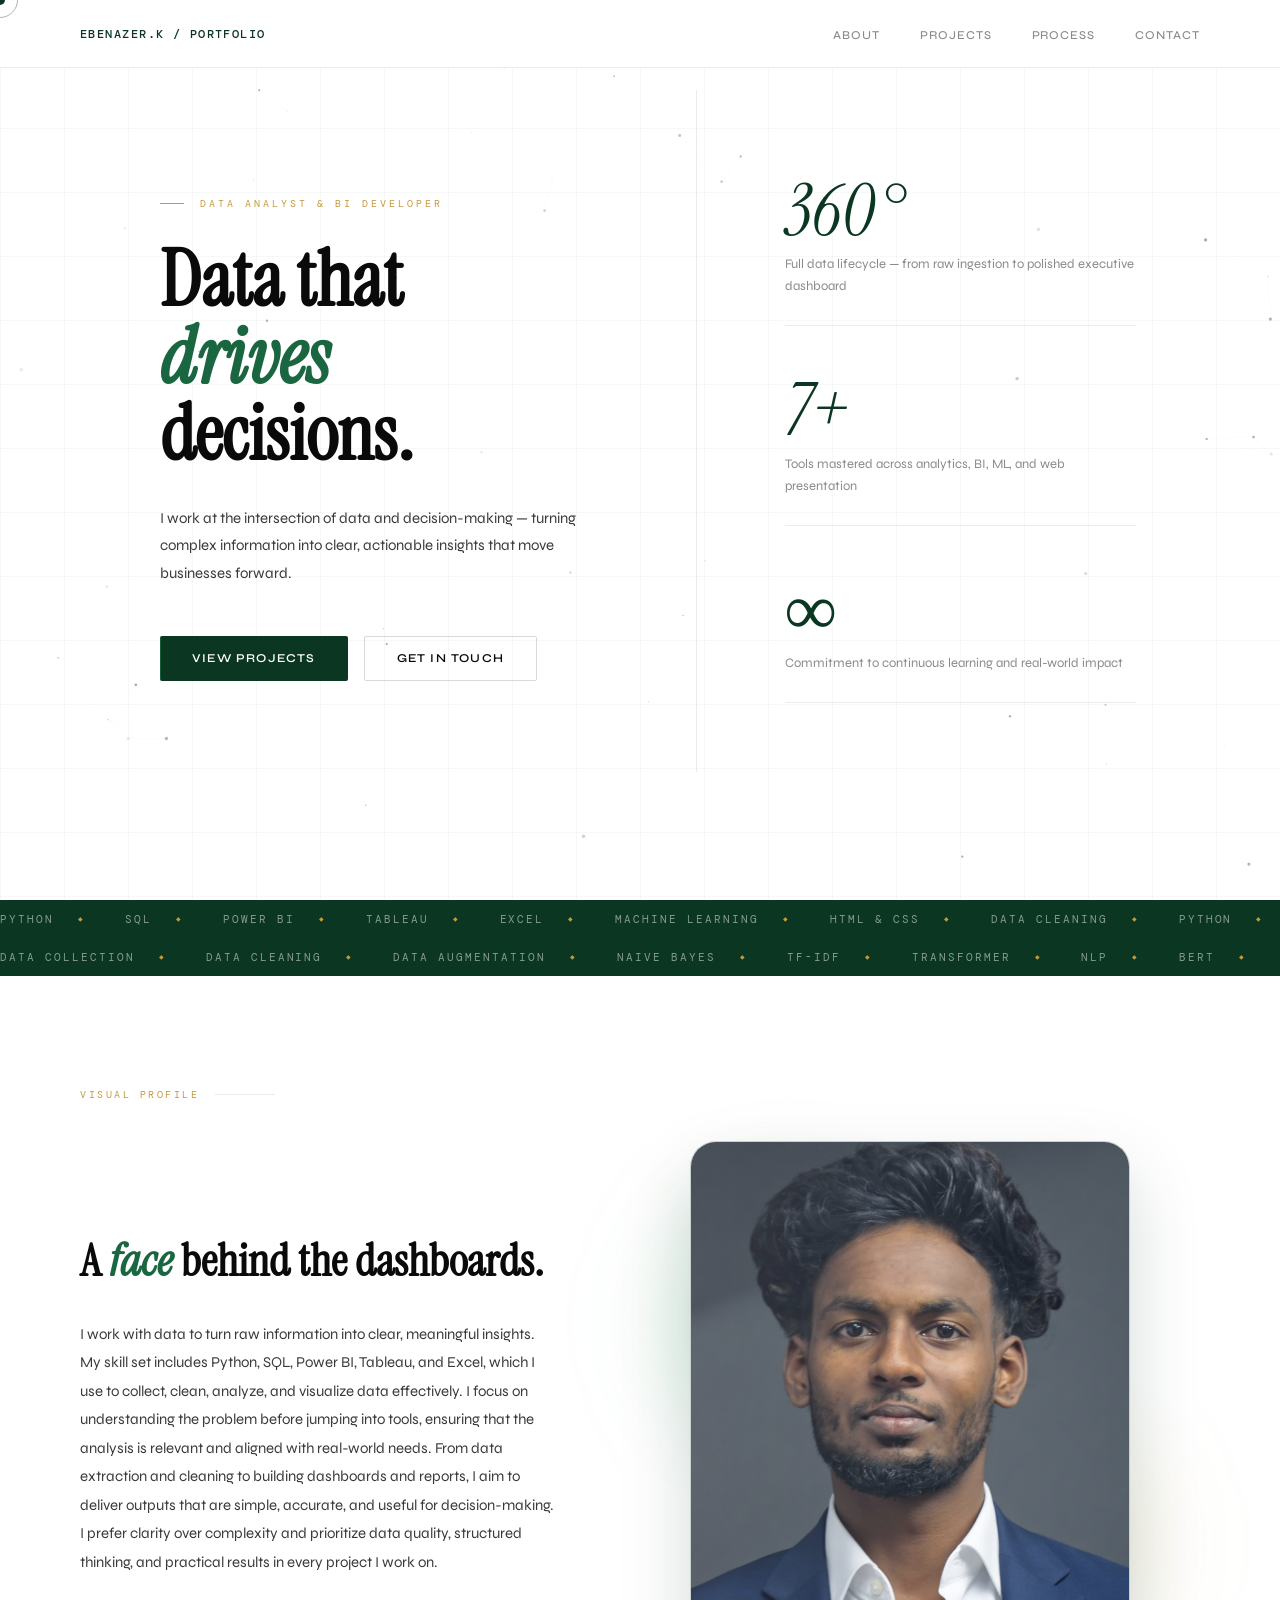
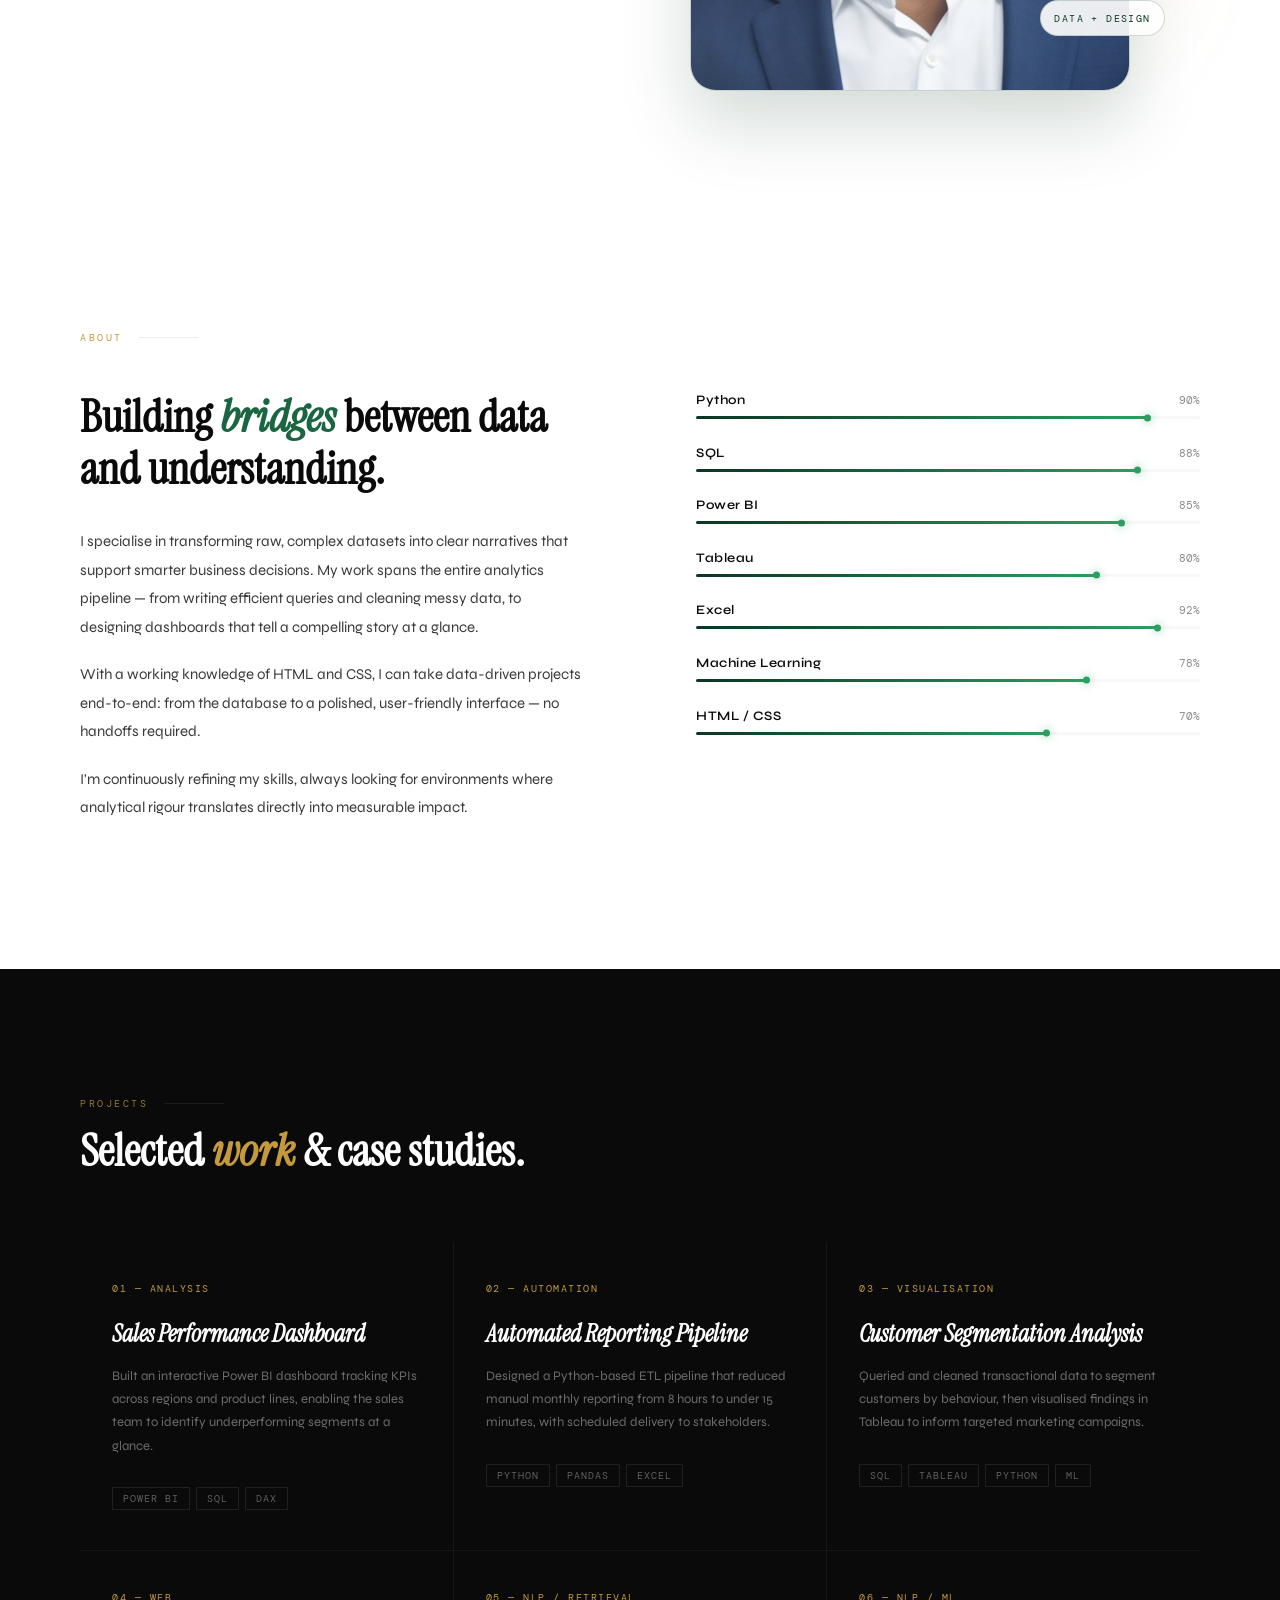
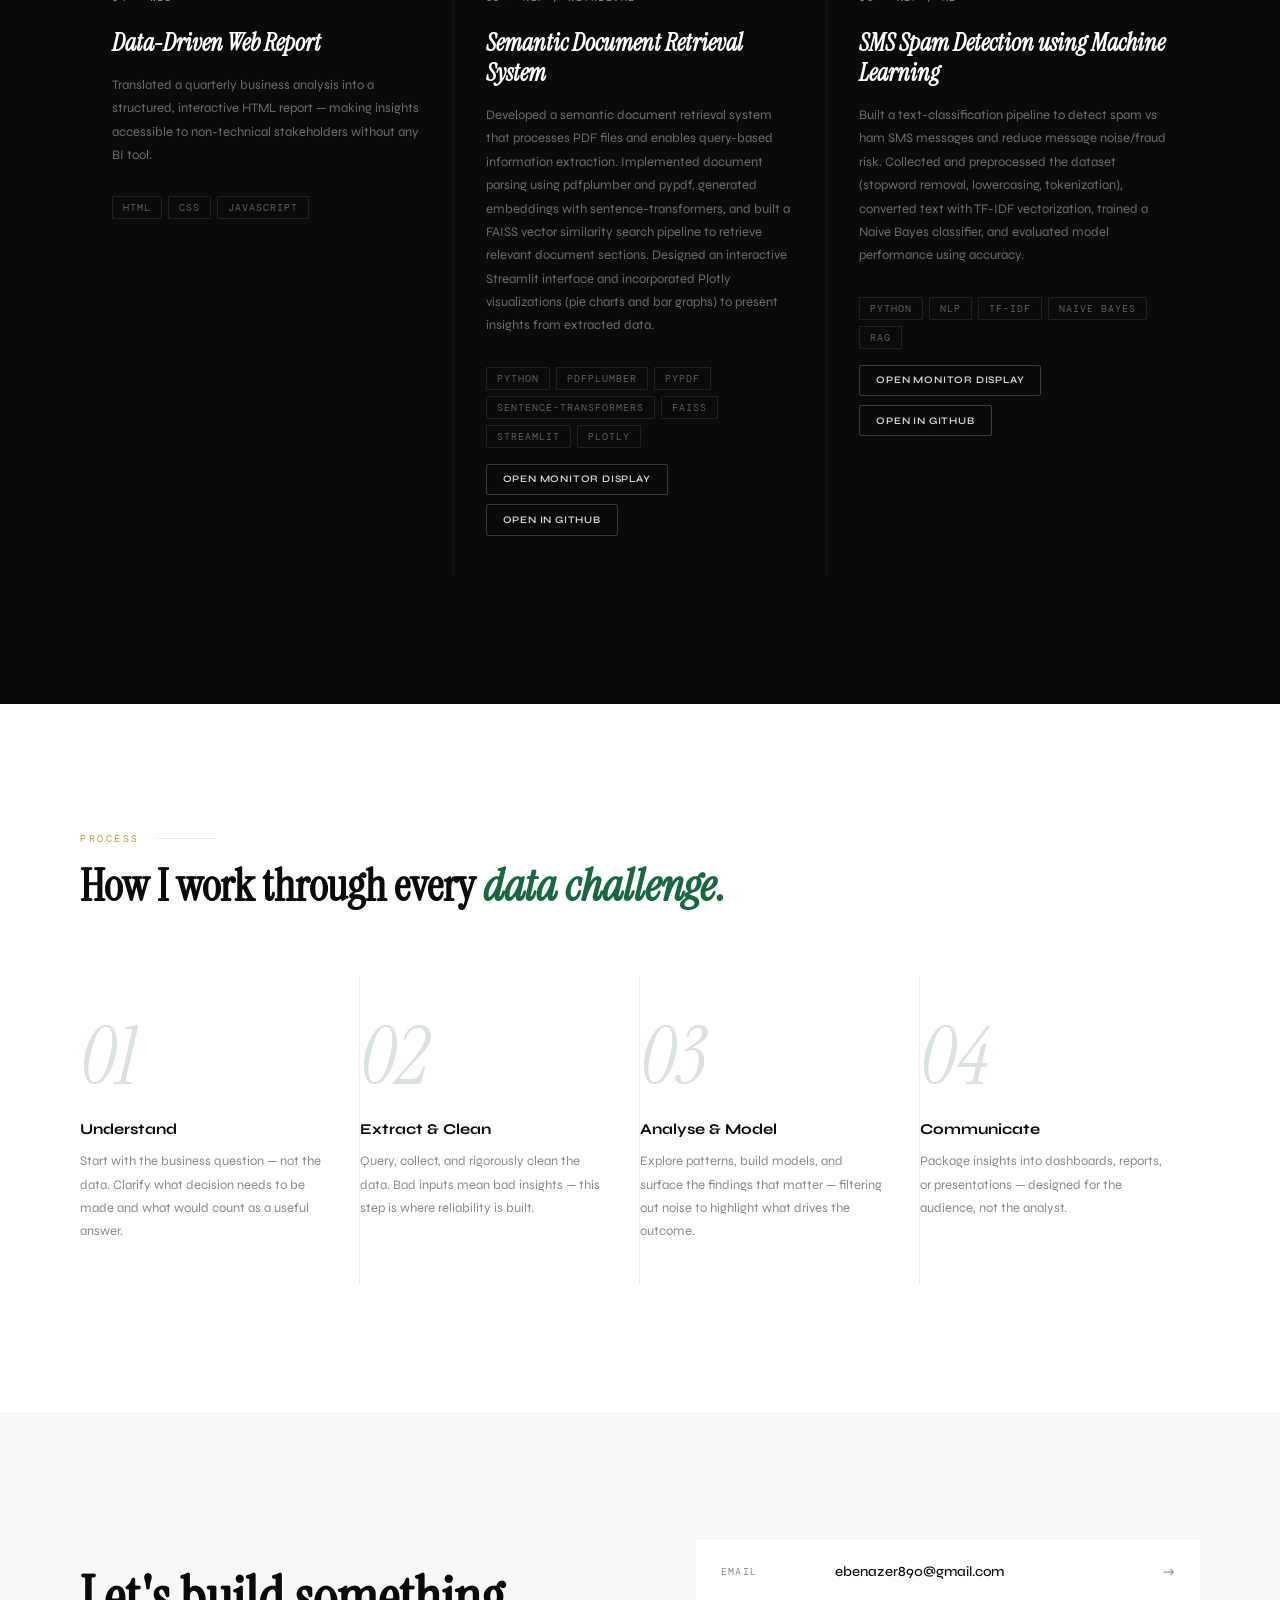
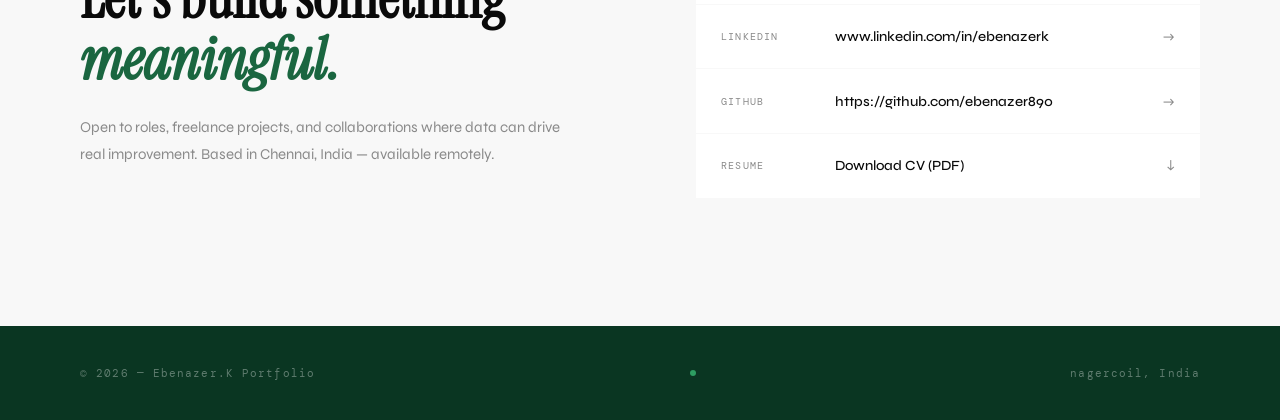
<file: index.html>
<!DOCTYPE html>
<html lang="en">
<head>
<meta charset="UTF-8">
<meta name="viewport" content="width=device-width, initial-scale=1.0">
<title>Portfolio — Data Analyst</title>
<link rel="preconnect" href="https://fonts.googleapis.com">
<link rel="preconnect" href="https://fonts.gstatic.com" crossorigin>
<link href="https://fonts.googleapis.com/css2?family=Syne:wght@400;500;600;700;800&family=DM+Mono:wght@300;400;500&family=Instrument+Serif:ital@0;1&display=swap" rel="stylesheet">
<link rel="stylesheet" href="styles.css">
</head>
<body>

<div class="cursor" id="cursor"></div>
<div class="cursor-ring" id="cursorRing"></div>
<canvas id="particles"></canvas>

<!-- LOADER -->
<div id="loader">
  <div class="loader-counter" id="loaderNum">0</div>
  <div class="loader-label">Loading portfolio</div>
  <div class="loader-bar-wrap"><div class="loader-bar"></div></div>
</div>

<!-- NAV -->
<nav id="nav">
  <a href="#" class="nav-logo">Ebenazer.K / Portfolio</a>
  <ul class="nav-links">
    <li><a href="#about">About</a></li>
    <li><a href="#projects">Projects</a></li>
    <li><a href="#process">Process</a></li>
    <li><a href="#contact">Contact</a></li>
  </ul>
</nav>

<!-- HERO -->
<section class="hero">
  <div class="hero-bg"></div>
  <div class="orb orb1"></div>
  <div class="orb orb2"></div>
  <div class="hero-left">
    <p class="hero-eyebrow">Data Analyst &amp; BI Developer</p>
    <h1 class="hero-name">Data that<br><em>drives</em><br>decisions.</h1>
    <p class="hero-desc">I work at the intersection of data and decision-making — turning complex information into clear, actionable insights that move businesses forward.</p>
    <div class="hero-cta">
      <a href="#projects" class="btn-primary"><span>View Projects</span></a>
      <a href="#contact" class="btn-ghost">Get in Touch</a>
    </div>
  </div>
  <div class="hero-right">
    <div class="stat-block" id="s1">
      <div class="stat-num">360°</div>
      <div class="stat-desc">Full data lifecycle — from raw ingestion to polished executive dashboard</div>
      <div class="stat-bar"><div class="stat-bar-fill" data-w="100"></div></div>
    </div>
    <div class="stat-block" id="s2">
      <div class="stat-num">7+</div>
      <div class="stat-desc">Tools mastered across analytics, BI, ML, and web presentation</div>
      <div class="stat-bar"><div class="stat-bar-fill" data-w="75"></div></div>
    </div>
    <div class="stat-block" id="s3">
      <div class="stat-num">∞</div>
      <div class="stat-desc">Commitment to continuous learning and real-world impact</div>
      <div class="stat-bar"><div class="stat-bar-fill" data-w="88"></div></div>
    </div>
  </div>
</section>

<!-- MARQUEE -->
<div class="marquee-strip">
  <div class="marquee-row">
    <div class="marquee-track">
      <span class="marquee-item">Python</span><span class="marquee-item">SQL</span><span class="marquee-item">Power BI</span><span class="marquee-item">Tableau</span><span class="marquee-item">Excel</span><span class="marquee-item">Machine Learning</span><span class="marquee-item">HTML &amp; CSS</span><span class="marquee-item">Data Cleaning</span>
      <span class="marquee-item">Python</span><span class="marquee-item">SQL</span><span class="marquee-item">Power BI</span><span class="marquee-item">Tableau</span><span class="marquee-item">Excel</span><span class="marquee-item">Machine Learning</span><span class="marquee-item">HTML &amp; CSS</span><span class="marquee-item">Data Cleaning</span>
    </div>
  </div>
  <div class="marquee-row">
    <div class="marquee-track rev">
      <span class="marquee-item">Data Collection</span><span class="marquee-item">Data Cleaning</span><span class="marquee-item">Data Augmentation</span><span class="marquee-item">Naive Bayes</span><span class="marquee-item">TF-IDF</span><span class="marquee-item">Transformer</span><span class="marquee-item">NLP</span><span class="marquee-item">BERT</span><span class="marquee-item">RAG</span>
      <span class="marquee-item">Data Collection</span><span class="marquee-item">Data Cleaning</span><span class="marquee-item">Data Augmentation</span><span class="marquee-item">Naive Bayes</span><span class="marquee-item">TF-IDF</span><span class="marquee-item">Transformer</span><span class="marquee-item">NLP</span><span class="marquee-item">BERT</span><span class="marquee-item">RAG</span>
    </div>
  </div>
</div>

<!-- IMAGE SECTION -->
<section class="image-section" id="image">
  <p class="section-tag">Visual Profile</p>
  <div class="image-showcase">
    <div class="image-copy reveal-left">
      <h2 class="about-headline">A <em>face</em> behind the dashboards.</h2>
      <p class="about-para">I work with data to turn raw information into clear, meaningful insights. My skill set includes Python, SQL, Power BI, Tableau, and Excel, which I use to collect, clean, analyze, and visualize data effectively.

I focus on understanding the problem before jumping into tools, ensuring that the analysis is relevant and aligned with real-world needs. From data extraction and cleaning to building dashboards and reports, I aim to deliver outputs that are simple, accurate, and useful for decision-making.

I prefer clarity over complexity and prioritize data quality, structured thinking, and practical results in every project I work on.</p>
      
    </div>
    <div class="image-stage reveal-right">
      <div class="image-glow image-glow-a"></div>
      <div class="image-glow image-glow-b"></div>
      <div class="image-frame">
        <img src="a-professional-headshot-photograph-of-a-_k0xc5_WkTPqDv2b6nkIFcg_ndH-G0jVS3quTlRp1eWMkg.jpeg" alt="Profile portrait">
      </div>
      <div class="image-badge">Data + Design</div>
    </div>
  </div>
</section>

<!-- ABOUT -->
<section id="about">
  <p class="section-tag">About</p>
  <div class="about-split">
    <div class="reveal-left">
      <h2 class="about-headline">Building <em>bridges</em> between data and understanding.</h2>
      <p class="about-para">I specialise in transforming raw, complex datasets into clear narratives that support smarter business decisions. My work spans the entire analytics pipeline — from writing efficient queries and cleaning messy data, to designing dashboards that tell a compelling story at a glance.</p>
      <p class="about-para">With a working knowledge of HTML and CSS, I can take data-driven projects end-to-end: from the database to a polished, user-friendly interface — no handoffs required.</p>
      <p class="about-para">I'm continuously refining my skills, always looking for environments where analytical rigour translates directly into measurable impact.</p>
    </div>
    <div class="skill-bars reveal-right" id="skillBars">
      <div class="skill-item">
        <div class="skill-header"><span class="skill-label">Python</span><span class="skill-pct">90%</span></div>
        <div class="skill-track"><div class="skill-fill" data-w="90"></div></div>
      </div>
      <div class="skill-item">
        <div class="skill-header"><span class="skill-label">SQL</span><span class="skill-pct">88%</span></div>
        <div class="skill-track"><div class="skill-fill" data-w="88"></div></div>
      </div>
      <div class="skill-item">
        <div class="skill-header"><span class="skill-label">Power BI</span><span class="skill-pct">85%</span></div>
        <div class="skill-track"><div class="skill-fill" data-w="85"></div></div>
      </div>
      <div class="skill-item">
        <div class="skill-header"><span class="skill-label">Tableau</span><span class="skill-pct">80%</span></div>
        <div class="skill-track"><div class="skill-fill" data-w="80"></div></div>
      </div>
      <div class="skill-item">
        <div class="skill-header"><span class="skill-label">Excel</span><span class="skill-pct">92%</span></div>
        <div class="skill-track"><div class="skill-fill" data-w="92"></div></div>
      </div>
      <div class="skill-item">
        <div class="skill-header"><span class="skill-label">Machine Learning</span><span class="skill-pct">78%</span></div>
        <div class="skill-track"><div class="skill-fill" data-w="78"></div></div>
      </div>
      <div class="skill-item">
        <div class="skill-header"><span class="skill-label">HTML / CSS</span><span class="skill-pct">70%</span></div>
        <div class="skill-track"><div class="skill-fill" data-w="70"></div></div>
      </div>
    </div>
  </div>
</section>

<!-- PROJECTS -->
<section class="projects-section" id="projects">
  <p class="section-tag">Projects</p>
  <h2 class="projects-headline reveal">Selected <em>work</em> &amp; case studies.</h2>
  <div class="projects-grid">
    <div class="project-card reveal"><p class="project-num">01 — Analysis</p><h3 class="project-title">Sales Performance Dashboard</h3><p class="project-desc">Built an interactive Power BI dashboard tracking KPIs across regions and product lines, enabling the sales team to identify underperforming segments at a glance.</p><div class="project-tags"><span class="tag">Power BI</span><span class="tag">SQL</span><span class="tag">DAX</span></div></div>
    <div class="project-card reveal"><p class="project-num">02 — Automation</p><h3 class="project-title">Automated Reporting Pipeline</h3><p class="project-desc">Designed a Python-based ETL pipeline that reduced manual monthly reporting from 8 hours to under 15 minutes, with scheduled delivery to stakeholders.</p><div class="project-tags"><span class="tag">Python</span><span class="tag">Pandas</span><span class="tag">Excel</span></div></div>
    <div class="project-card reveal"><p class="project-num">03 — Visualisation</p><h3 class="project-title">Customer Segmentation Analysis</h3><p class="project-desc">Queried and cleaned transactional data to segment customers by behaviour, then visualised findings in Tableau to inform targeted marketing campaigns.</p><div class="project-tags"><span class="tag">SQL</span><span class="tag">Tableau</span><span class="tag">Python</span><span class="tag">ML</span></div></div>
    <div class="project-card reveal"><p class="project-num">04 — Web</p><h3 class="project-title">Data-Driven Web Report</h3><p class="project-desc">Translated a quarterly business analysis into a structured, interactive HTML report — making insights accessible to non-technical stakeholders without any BI tool.</p><div class="project-tags"><span class="tag">HTML</span><span class="tag">CSS</span><span class="tag">JavaScript</span></div></div>
    <div class="project-card reveal"><p class="project-num">05 — NLP / Retrieval</p><h3 class="project-title">Semantic Document Retrieval System</h3><p class="project-desc">Developed a semantic document retrieval system that processes PDF files and enables query-based information extraction. Implemented document parsing using pdfplumber and pypdf, generated embeddings with sentence-transformers, and built a FAISS vector similarity search pipeline to retrieve relevant document sections. Designed an interactive Streamlit interface and incorporated Plotly visualizations (pie charts and bar graphs) to present insights from extracted data.</p><div class="project-tags"><span class="tag">Python</span><span class="tag">pdfplumber</span><span class="tag">PyPDF</span><span class="tag">Sentence-Transformers</span><span class="tag">FAISS</span><span class="tag">Streamlit</span><span class="tag">Plotly</span></div><div class="project-actions"><a href="semantic-retrieval-monitor.html" class="btn-ghost project-open">Open Monitor Display</a><a href="https://github.com/ebenazer890/AI-Power-Knowledge-Interaction-System" class="btn-ghost project-open" target="_blank" rel="noopener noreferrer">Open in GitHub</a></div></div>
    <div class="project-card reveal"><p class="project-num">06 — NLP / ML</p><h3 class="project-title">SMS Spam Detection using Machine Learning</h3><p class="project-desc">Built a text-classification pipeline to detect spam vs ham SMS messages and reduce message noise/fraud risk. Collected and preprocessed the dataset (stopword removal, lowercasing, tokenization), converted text with TF-IDF vectorization, trained a Naive Bayes classifier, and evaluated model performance using accuracy.</p><div class="project-tags"><span class="tag">Python</span><span class="tag">NLP</span><span class="tag">TF-IDF</span><span class="tag">Naive Bayes</span><span class="tag">RAG</span></div><div class="project-actions"><a href="spam-detection-monitor.html" class="btn-ghost project-open">Open Monitor Display</a><a href="https://github.com/ebenazer890/sms-spam-detector/tree/main/sms_spam_detector" class="btn-ghost project-open" target="_blank" rel="noopener noreferrer">Open in GitHub</a></div></div>
  </div>
</section>

<!-- PROCESS -->
<section id="process">
  <p class="section-tag">Process</p>
  <h2 class="about-headline reveal" style="margin-top:1rem;margin-bottom:0;">How I work through every <em>data challenge.</em></h2>
  <div class="process-steps">
    <div class="process-step reveal"><div class="process-step-num">01</div><div class="process-step-title">Understand</div><div class="process-step-desc">Start with the business question — not the data. Clarify what decision needs to be made and what would count as a useful answer.</div></div>
    <div class="process-step reveal"><div class="process-step-num">02</div><div class="process-step-title">Extract &amp; Clean</div><div class="process-step-desc">Query, collect, and rigorously clean the data. Bad inputs mean bad insights — this step is where reliability is built.</div></div>
    <div class="process-step reveal"><div class="process-step-num">03</div><div class="process-step-title">Analyse &amp; Model</div><div class="process-step-desc">Explore patterns, build models, and surface the findings that matter — filtering out noise to highlight what drives the outcome.</div></div>
    <div class="process-step reveal"><div class="process-step-num">04</div><div class="process-step-title">Communicate</div><div class="process-step-desc">Package insights into dashboards, reports, or presentations — designed for the audience, not the analyst.</div></div>
  </div>
</section>

<!-- CONTACT -->
<section class="contact-section" id="contact">
  <div class="reveal-left">
    <h2 class="contact-headline">Let's build something<br><em>meaningful.</em></h2>
    <p class="contact-sub">Open to roles, freelance projects, and collaborations where data can drive real improvement. Based in Chennai, India — available remotely.</p>
  </div>
  <div class="contact-links reveal-right">
    <a href="mailto:hello@yourname.com" class="contact-link">
      <span class="contact-link-label">Email</span>
      <span class="contact-link-value">ebenazer890@gmail.com</span>
      <span class="contact-link-arrow">→</span>
    </a>
    <a href="https://linkedin.com" class="contact-link" target="_blank">
      <span class="contact-link-label">LinkedIn</span>
      <span class="contact-link-value">www.linkedin.com/in/ebenazerk</span>
      <span class="contact-link-arrow">→</span>
    </a>
    <a href="https://github.com" class="contact-link" target="_blank">
      <span class="contact-link-label">GitHub</span>
      <span class="contact-link-value">https://github.com/ebenazer890</span>
      <span class="contact-link-arrow">→</span>
    </a>
    <a href="#" class="contact-link">
      <span class="contact-link-label">Resume</span>
      <span class="contact-link-value">Download CV (PDF)</span>
      <span class="contact-link-arrow">↓</span>
    </a>
  </div>
</section>

<!-- FOOTER -->
<footer>
  <p class="footer-copy">© 2026 — Ebenazer.K Portfolio</p>
  <div class="footer-dot"></div>
  <p class="footer-copy">nagercoil, India</p>
</footer>

<script src="script.js"></script>
</body>
</html>
</file>
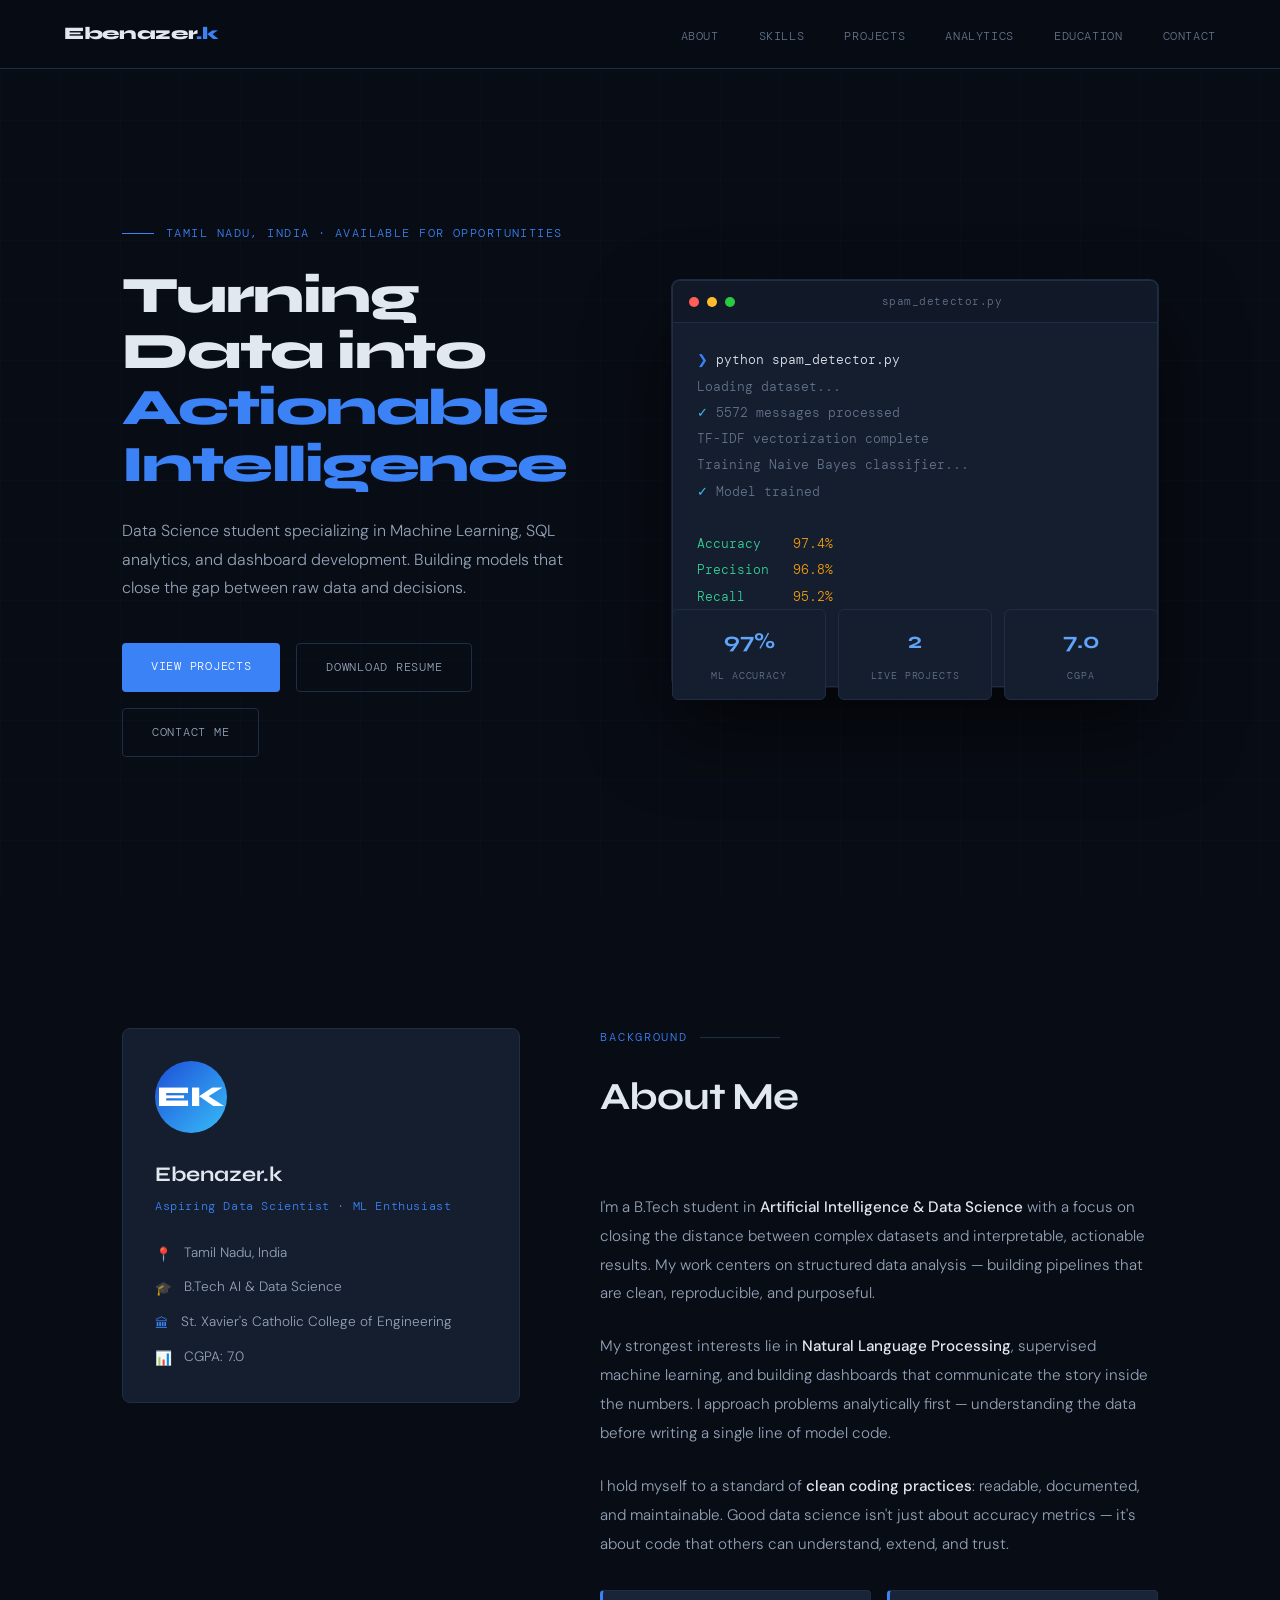
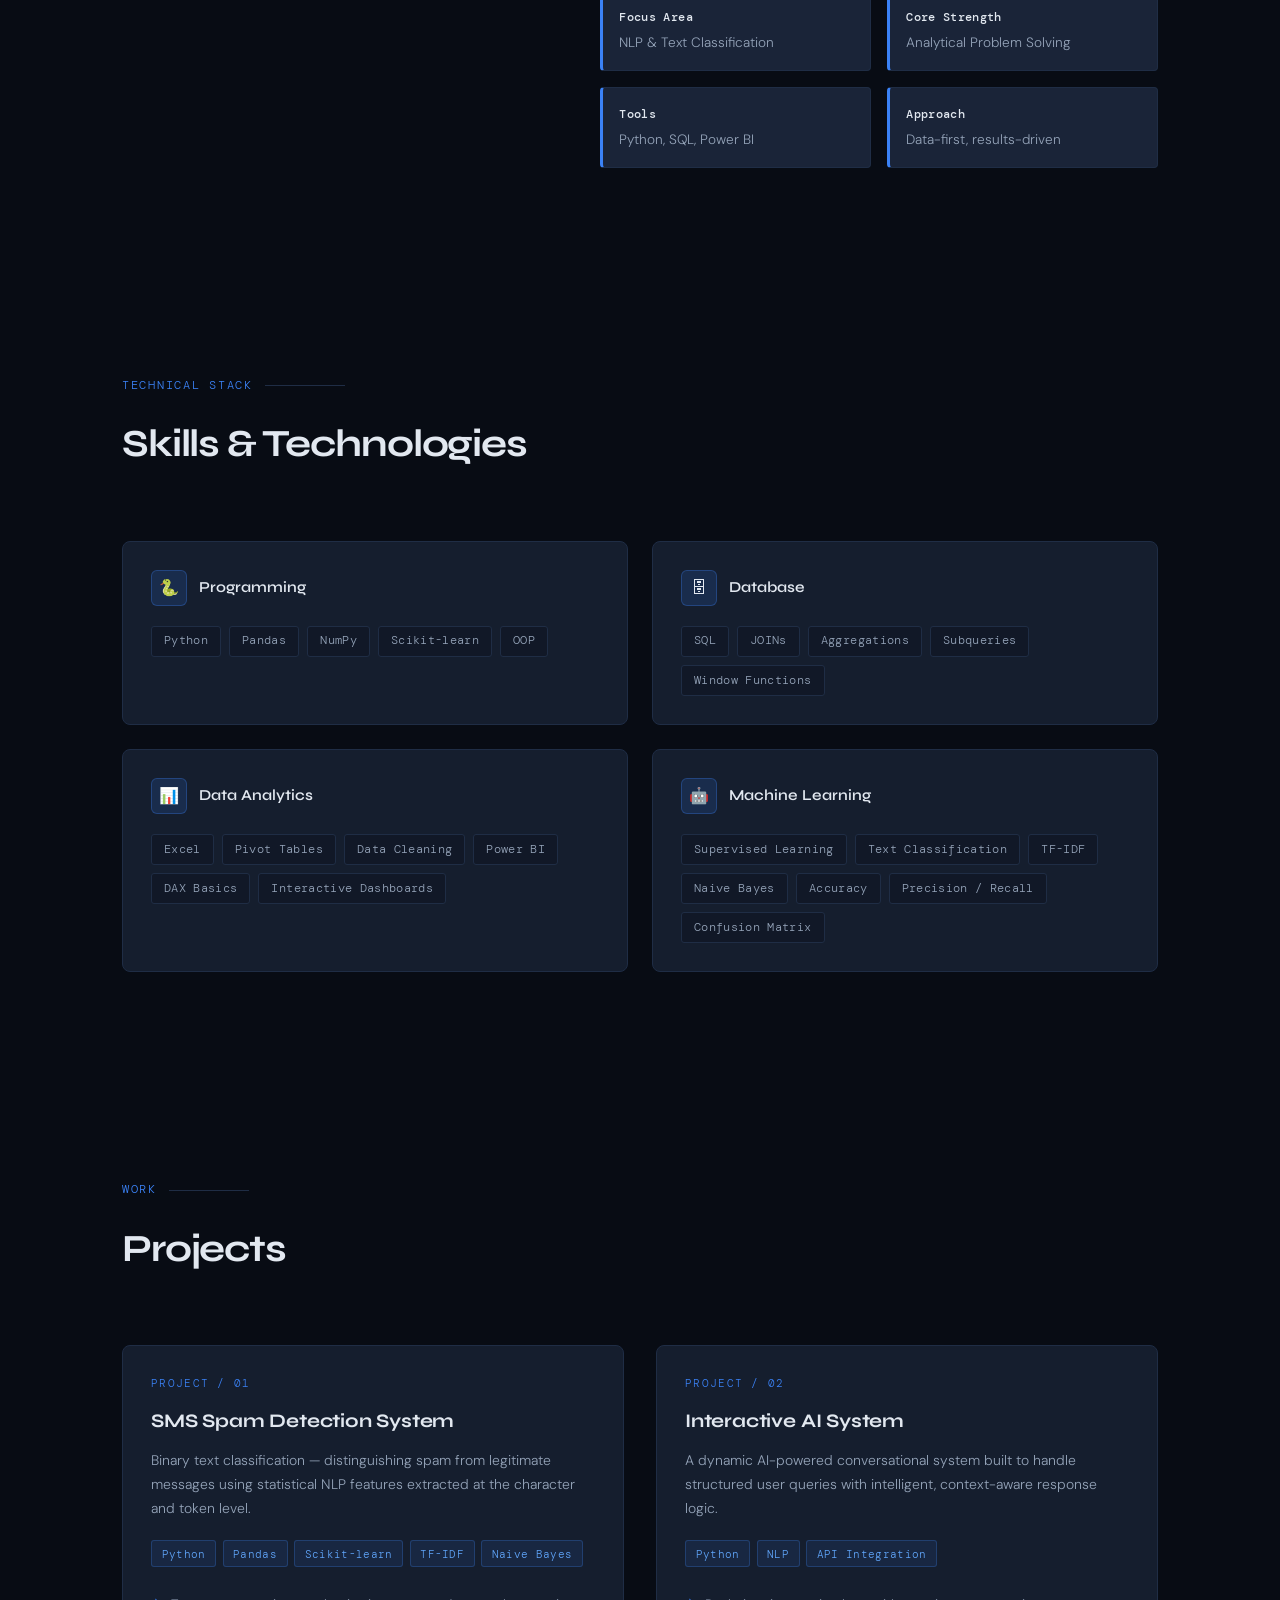
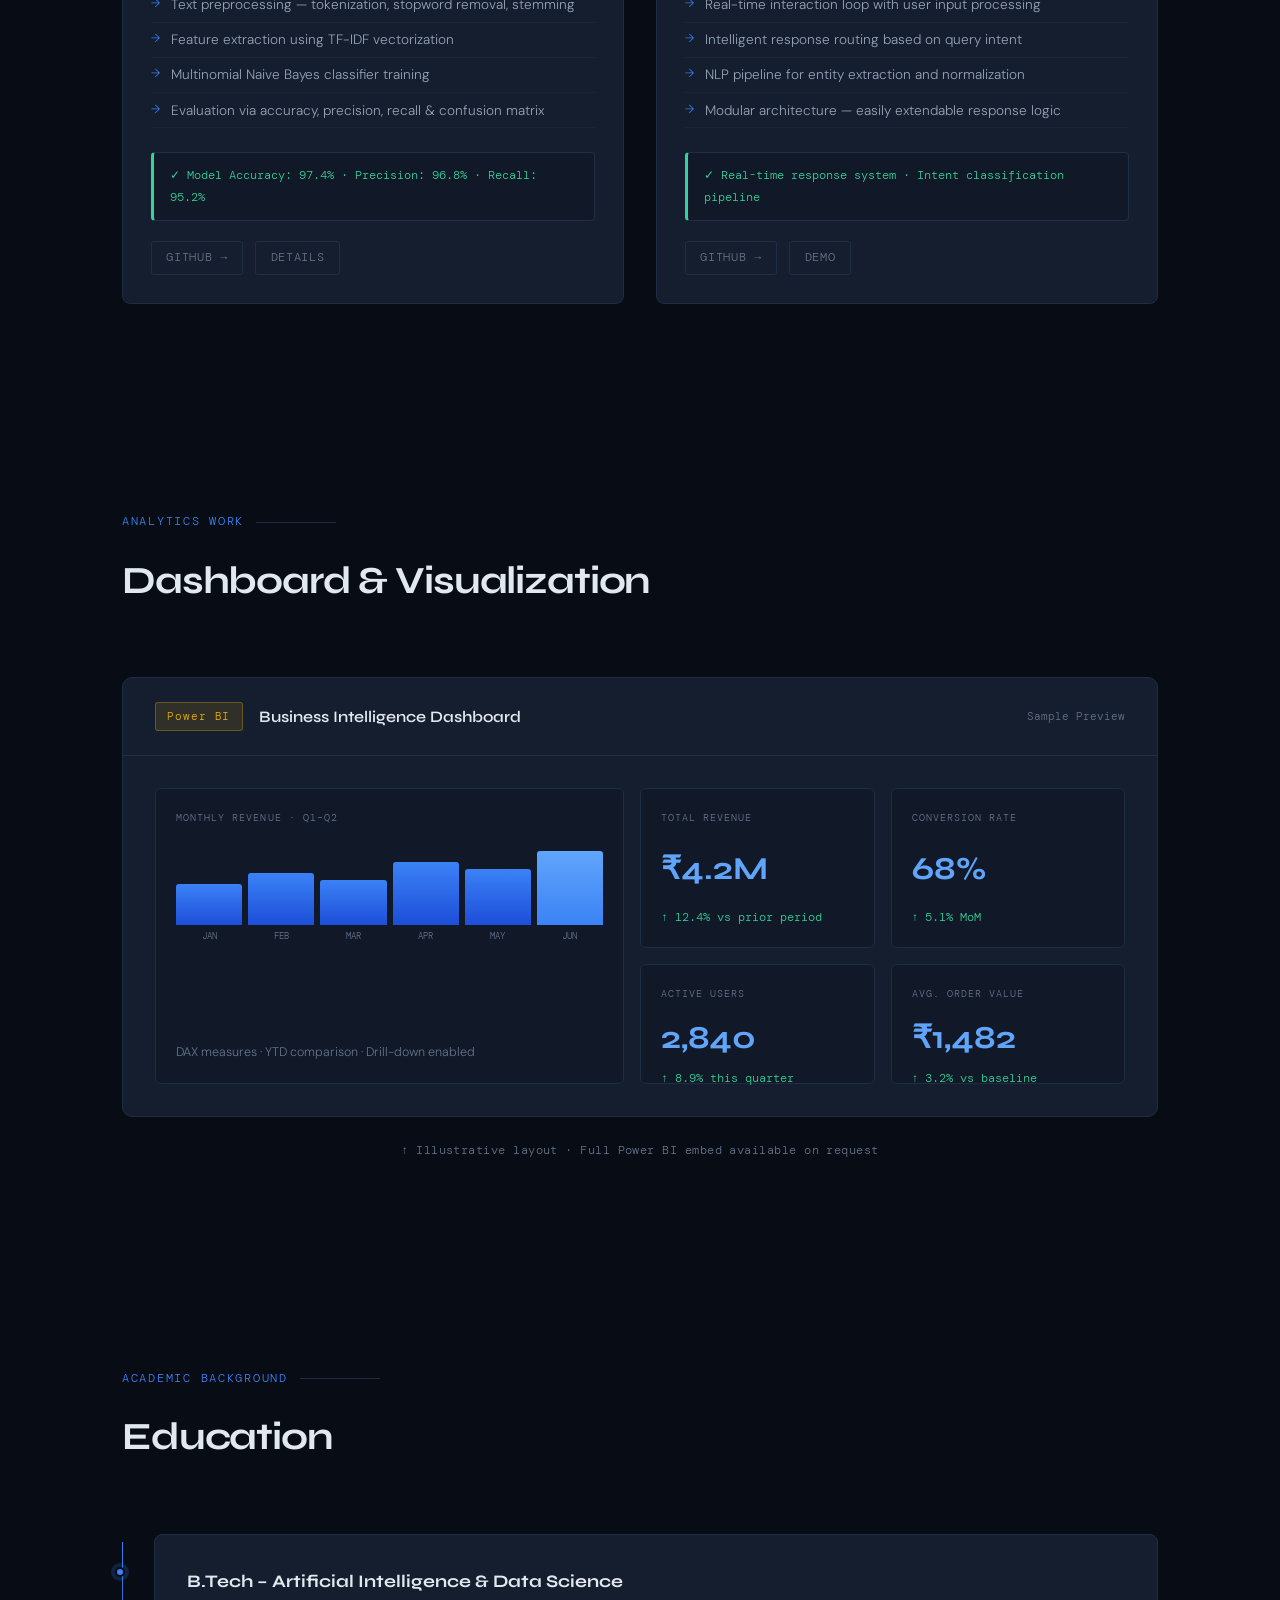
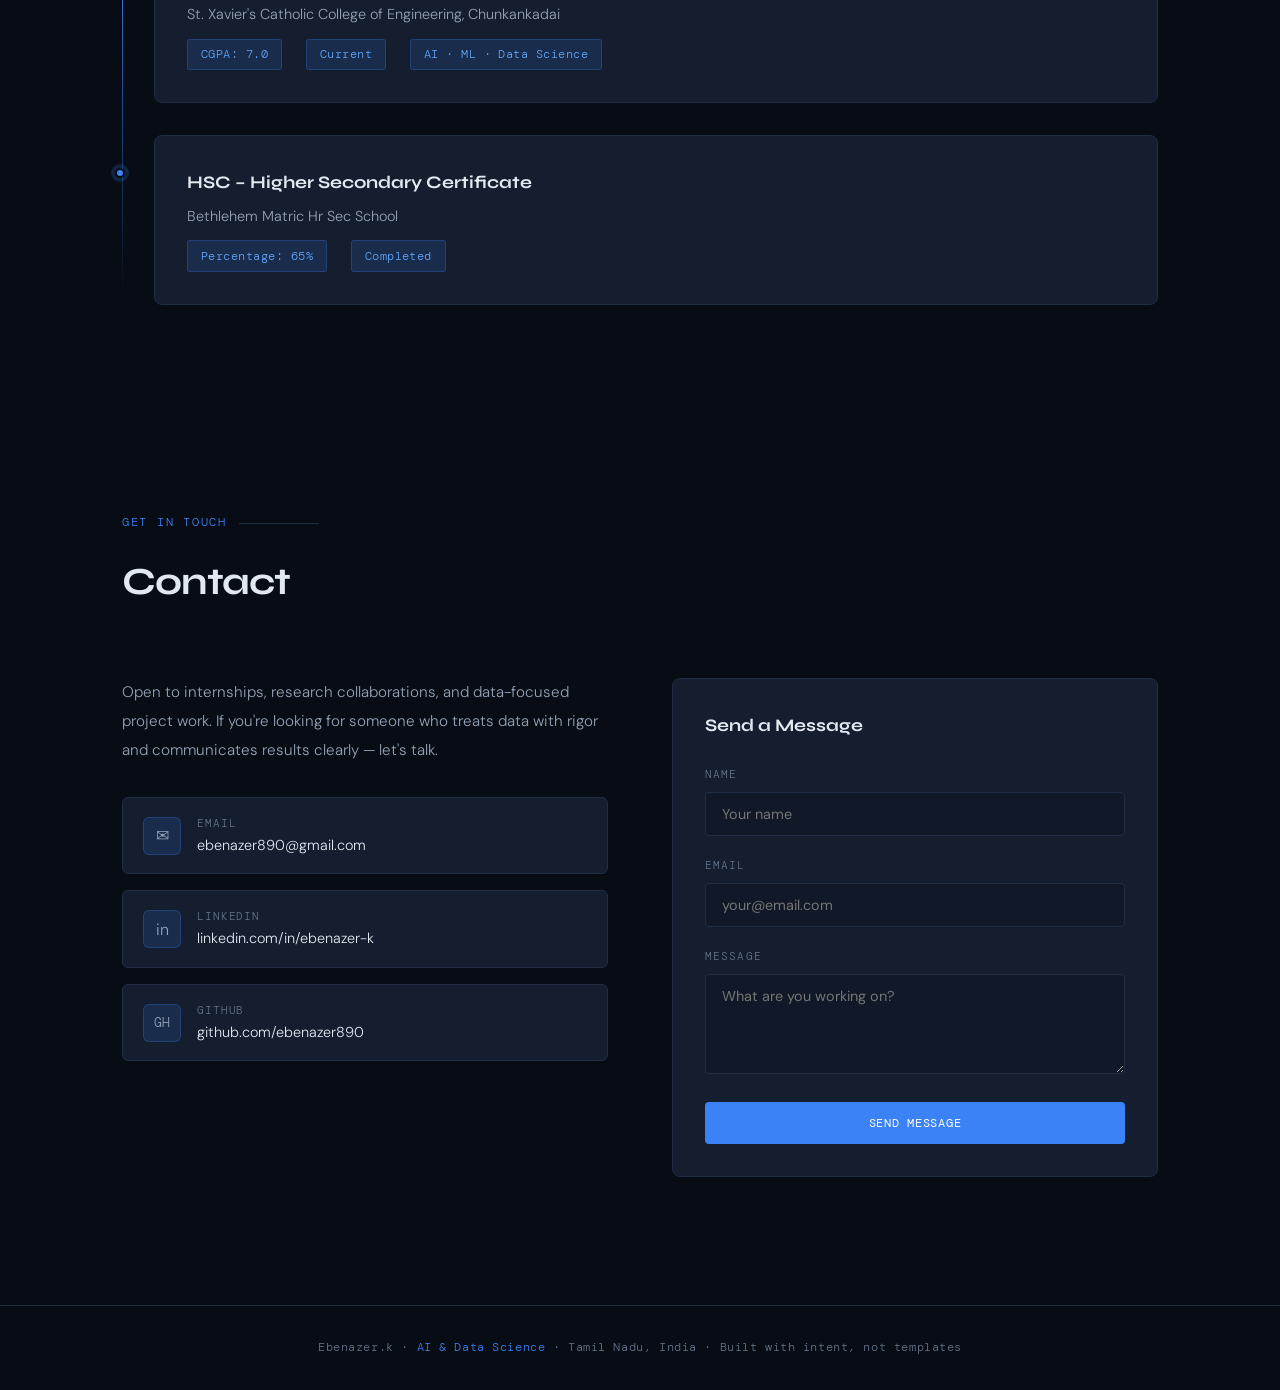
<file: ebenazer-portfolio.html>
<!DOCTYPE html>
<html lang="en">
<head>
<meta charset="UTF-8">
<meta name="viewport" content="width=device-width, initial-scale=1.0">
<title>Ebenazer.k — Data Scientist</title>
<link rel="preconnect" href="https://fonts.googleapis.com">
<link href="https://fonts.googleapis.com/css2?family=Syne:wght@400;600;700;800&family=DM+Mono:wght@300;400;500&family=DM+Sans:ital,wght@0,300;0,400;0,500;1,300&display=swap" rel="stylesheet">
<style>
  :root {
    --bg: #080c14;
    --bg2: #0d1220;
    --bg3: #111827;
    --surface: #151e2e;
    --surface2: #1a2438;
    --border: #1f2d45;
    --blue: #3b82f6;
    --blue-dim: #1d4ed8;
    --blue-glow: rgba(59,130,246,0.15);
    --blue-bright: #60a5fa;
    --text: #e2e8f0;
    --text-muted: #64748b;
    --text-dim: #94a3b8;
    --accent: #38bdf8;
    --green: #34d399;
    --mono: 'DM Mono', monospace;
    --sans: 'DM Sans', sans-serif;
    --display: 'Syne', sans-serif;
  }

  *, *::before, *::after { box-sizing: border-box; margin: 0; padding: 0; }

  html { scroll-behavior: smooth; font-size: 16px; }

  body {
    background: var(--bg);
    color: var(--text);
    font-family: var(--sans);
    font-weight: 300;
    line-height: 1.7;
    overflow-x: hidden;
  }

  /* ── GRID OVERLAY ── */
  body::before {
    content: '';
    position: fixed;
    inset: 0;
    background-image:
      linear-gradient(rgba(59,130,246,0.03) 1px, transparent 1px),
      linear-gradient(90deg, rgba(59,130,246,0.03) 1px, transparent 1px);
    background-size: 60px 60px;
    pointer-events: none;
    z-index: 0;
  }

  /* ── NAV ── */
  nav {
    position: fixed;
    top: 0; left: 0; right: 0;
    z-index: 100;
    display: flex;
    align-items: center;
    justify-content: space-between;
    padding: 1.2rem 4rem;
    background: rgba(8,12,20,0.85);
    backdrop-filter: blur(16px);
    border-bottom: 1px solid var(--border);
  }

  .nav-logo {
    font-family: var(--display);
    font-weight: 800;
    font-size: 1.1rem;
    letter-spacing: -0.02em;
    color: var(--text);
  }

  .nav-logo span { color: var(--blue); }

  .nav-links {
    display: flex;
    gap: 2.5rem;
    list-style: none;
  }

  .nav-links a {
    font-family: var(--mono);
    font-size: 0.78rem;
    color: var(--text-muted);
    text-decoration: none;
    letter-spacing: 0.05em;
    text-transform: uppercase;
    transition: color 0.2s;
  }

  .nav-links a:hover { color: var(--blue-bright); }

  /* ── SECTIONS ── */
  section { position: relative; z-index: 1; }

  .container { max-width: 1100px; margin: 0 auto; padding: 0 2rem; }

  /* ── HERO ── */
  #hero {
    min-height: 100vh;
    display: flex;
    align-items: center;
    padding-top: 80px;
    overflow: hidden;
  }

  .hero-inner {
    display: grid;
    grid-template-columns: 1fr 1fr;
    gap: 4rem;
    align-items: center;
    width: 100%;
  }

  .hero-tag {
    font-family: var(--mono);
    font-size: 0.75rem;
    color: var(--blue);
    letter-spacing: 0.12em;
    text-transform: uppercase;
    margin-bottom: 1.5rem;
    display: flex;
    align-items: center;
    gap: 0.75rem;
  }

  .hero-tag::before {
    content: '';
    display: block;
    width: 32px;
    height: 1px;
    background: var(--blue);
  }

  .hero-headline {
    font-family: var(--display);
    font-size: clamp(2.4rem, 4vw, 3.6rem);
    font-weight: 800;
    line-height: 1.1;
    letter-spacing: -0.03em;
    color: var(--text);
    margin-bottom: 1.5rem;
  }

  .hero-headline em {
    font-style: normal;
    color: var(--blue);
  }

  .hero-sub {
    font-size: 1rem;
    color: var(--text-dim);
    line-height: 1.8;
    margin-bottom: 2.5rem;
    max-width: 480px;
  }

  .hero-btns {
    display: flex;
    gap: 1rem;
    flex-wrap: wrap;
  }

  .btn {
    font-family: var(--mono);
    font-size: 0.78rem;
    letter-spacing: 0.06em;
    text-transform: uppercase;
    text-decoration: none;
    padding: 0.8rem 1.8rem;
    border-radius: 4px;
    transition: all 0.25s;
    cursor: pointer;
    border: none;
    display: inline-block;
  }

  .btn-primary {
    background: var(--blue);
    color: #fff;
  }

  .btn-primary:hover {
    background: var(--blue-bright);
    transform: translateY(-1px);
    box-shadow: 0 8px 24px rgba(59,130,246,0.3);
  }

  .btn-outline {
    background: transparent;
    color: var(--text-dim);
    border: 1px solid var(--border);
  }

  .btn-outline:hover {
    border-color: var(--blue);
    color: var(--blue-bright);
  }

  /* Hero visual */
  .hero-visual {
    position: relative;
    height: 420px;
  }

  .terminal {
    background: var(--surface);
    border: 1px solid var(--border);
    border-radius: 8px;
    overflow: hidden;
    font-family: var(--mono);
    font-size: 0.82rem;
    position: absolute;
    width: 100%;
    top: 0;
    box-shadow: 0 40px 80px rgba(0,0,0,0.6), 0 0 0 1px var(--border);
  }

  .terminal-bar {
    background: var(--bg3);
    padding: 0.7rem 1rem;
    display: flex;
    align-items: center;
    gap: 0.5rem;
    border-bottom: 1px solid var(--border);
  }

  .dot { width: 10px; height: 10px; border-radius: 50%; }
  .dot-r { background: #ff5f57; }
  .dot-y { background: #ffbd2e; }
  .dot-g { background: #28ca41; }

  .terminal-title {
    margin-left: auto;
    margin-right: auto;
    color: var(--text-muted);
    font-size: 0.7rem;
    letter-spacing: 0.05em;
  }

  .terminal-body {
    padding: 1.5rem;
    line-height: 2;
  }

  .t-prompt { color: var(--blue); }
  .t-cmd { color: var(--text); }
  .t-out { color: var(--green); }
  .t-dim { color: var(--text-muted); }
  .t-accent { color: var(--accent); }
  .t-val { color: #f59e0b; }

  .cursor {
    display: inline-block;
    width: 8px;
    height: 14px;
    background: var(--blue);
    vertical-align: middle;
    animation: blink 1.1s step-end infinite;
  }

  @keyframes blink { 50% { opacity: 0; } }

  .stat-pills {
    position: absolute;
    bottom: 0;
    left: 0;
    right: 0;
    display: flex;
    gap: 0.75rem;
  }

  .stat-pill {
    background: var(--surface);
    border: 1px solid var(--border);
    border-radius: 6px;
    padding: 0.75rem 1rem;
    flex: 1;
    text-align: center;
  }

  .stat-num {
    font-family: var(--display);
    font-size: 1.4rem;
    font-weight: 700;
    color: var(--blue-bright);
    display: block;
  }

  .stat-label {
    font-family: var(--mono);
    font-size: 0.65rem;
    color: var(--text-muted);
    text-transform: uppercase;
    letter-spacing: 0.08em;
  }

  /* ── SECTION HEADERS ── */
  .section-header {
    margin-bottom: 4rem;
  }

  .section-tag {
    font-family: var(--mono);
    font-size: 0.72rem;
    color: var(--blue);
    letter-spacing: 0.15em;
    text-transform: uppercase;
    margin-bottom: 1rem;
    display: flex;
    align-items: center;
    gap: 0.75rem;
  }

  .section-tag::after {
    content: '';
    flex: 1;
    height: 1px;
    background: var(--border);
    max-width: 80px;
  }

  .section-title {
    font-family: var(--display);
    font-size: clamp(1.8rem, 3vw, 2.6rem);
    font-weight: 700;
    letter-spacing: -0.03em;
    color: var(--text);
  }

  /* ── ABOUT ── */
  #about { padding: 8rem 0; }

  .about-grid {
    display: grid;
    grid-template-columns: 1fr 1.4fr;
    gap: 5rem;
    align-items: start;
  }

  .about-card {
    background: var(--surface);
    border: 1px solid var(--border);
    border-radius: 8px;
    padding: 2rem;
    position: sticky;
    top: 6rem;
  }

  .about-avatar {
    width: 72px;
    height: 72px;
    border-radius: 50%;
    background: linear-gradient(135deg, var(--blue-dim), var(--accent));
    display: flex;
    align-items: center;
    justify-content: center;
    font-family: var(--display);
    font-size: 1.8rem;
    font-weight: 800;
    color: #fff;
    margin-bottom: 1.5rem;
  }

  .about-name {
    font-family: var(--display);
    font-size: 1.3rem;
    font-weight: 700;
    margin-bottom: 0.25rem;
  }

  .about-role {
    font-family: var(--mono);
    font-size: 0.75rem;
    color: var(--blue);
    letter-spacing: 0.05em;
    margin-bottom: 1.5rem;
  }

  .about-meta {
    display: flex;
    flex-direction: column;
    gap: 0.6rem;
  }

  .meta-row {
    display: flex;
    gap: 0.75rem;
    font-size: 0.85rem;
    color: var(--text-dim);
    align-items: flex-start;
  }

  .meta-icon { color: var(--blue); flex-shrink: 0; margin-top: 2px; }

  .about-text p {
    color: var(--text-dim);
    margin-bottom: 1.5rem;
    line-height: 1.9;
    font-size: 0.95rem;
  }

  .about-text p strong {
    color: var(--text);
    font-weight: 500;
  }

  .about-highlights {
    display: grid;
    grid-template-columns: 1fr 1fr;
    gap: 1rem;
    margin-top: 2rem;
  }

  .highlight-item {
    background: var(--surface2);
    border: 1px solid var(--border);
    border-left: 3px solid var(--blue);
    border-radius: 4px;
    padding: 1rem;
    font-size: 0.85rem;
    color: var(--text-dim);
  }

  .highlight-item strong {
    display: block;
    color: var(--text);
    font-weight: 500;
    margin-bottom: 0.2rem;
    font-family: var(--mono);
    font-size: 0.75rem;
    letter-spacing: 0.03em;
  }

  /* ── SKILLS ── */
  #skills { padding: 5rem 0 8rem; }

  .skills-grid {
    display: grid;
    grid-template-columns: repeat(2, 1fr);
    gap: 1.5rem;
  }

  .skill-card {
    background: var(--surface);
    border: 1px solid var(--border);
    border-radius: 8px;
    padding: 1.75rem;
    transition: border-color 0.25s, transform 0.25s;
  }

  .skill-card:hover {
    border-color: var(--blue);
    transform: translateY(-2px);
  }

  .skill-card-header {
    display: flex;
    align-items: center;
    gap: 0.75rem;
    margin-bottom: 1.25rem;
  }

  .skill-icon {
    width: 36px;
    height: 36px;
    background: var(--blue-glow);
    border: 1px solid rgba(59,130,246,0.3);
    border-radius: 6px;
    display: flex;
    align-items: center;
    justify-content: center;
    font-size: 1rem;
  }

  .skill-cat {
    font-family: var(--display);
    font-size: 0.95rem;
    font-weight: 600;
  }

  .skill-tags {
    display: flex;
    flex-wrap: wrap;
    gap: 0.5rem;
  }

  .tag {
    font-family: var(--mono);
    font-size: 0.72rem;
    letter-spacing: 0.03em;
    padding: 0.3rem 0.75rem;
    border-radius: 3px;
    background: var(--bg3);
    border: 1px solid var(--border);
    color: var(--text-dim);
    transition: all 0.2s;
  }

  .tag:hover {
    border-color: var(--blue);
    color: var(--blue-bright);
    background: var(--blue-glow);
  }

  /* ── PROJECTS ── */
  #projects { padding: 5rem 0 8rem; }

  .projects-grid {
    display: grid;
    grid-template-columns: 1fr 1fr;
    gap: 2rem;
  }

  .project-card {
    background: var(--surface);
    border: 1px solid var(--border);
    border-radius: 8px;
    overflow: hidden;
    transition: border-color 0.25s, transform 0.25s, box-shadow 0.25s;
    display: flex;
    flex-direction: column;
  }

  .project-card:hover {
    border-color: var(--blue);
    transform: translateY(-3px);
    box-shadow: 0 16px 48px rgba(0,0,0,0.4), 0 0 0 1px rgba(59,130,246,0.2);
  }

  .project-header {
    padding: 1.75rem 1.75rem 0;
  }

  .project-num {
    font-family: var(--mono);
    font-size: 0.68rem;
    color: var(--blue);
    letter-spacing: 0.12em;
    text-transform: uppercase;
    margin-bottom: 0.75rem;
  }

  .project-title {
    font-family: var(--display);
    font-size: 1.2rem;
    font-weight: 700;
    margin-bottom: 0.75rem;
    letter-spacing: -0.01em;
  }

  .project-problem {
    font-size: 0.87rem;
    color: var(--text-dim);
    margin-bottom: 1.25rem;
    line-height: 1.7;
  }

  .project-body { padding: 0 1.75rem 1.75rem; flex: 1; display: flex; flex-direction: column; }

  .project-stack {
    display: flex;
    flex-wrap: wrap;
    gap: 0.4rem;
    margin-bottom: 1.25rem;
  }

  .stack-tag {
    font-family: var(--mono);
    font-size: 0.68rem;
    padding: 0.2rem 0.6rem;
    border-radius: 3px;
    background: rgba(59,130,246,0.1);
    border: 1px solid rgba(59,130,246,0.25);
    color: var(--blue-bright);
    letter-spacing: 0.03em;
  }

  .project-features {
    list-style: none;
    margin-bottom: 1.5rem;
    flex: 1;
  }

  .project-features li {
    font-size: 0.85rem;
    color: var(--text-dim);
    padding: 0.35rem 0;
    padding-left: 1.25rem;
    position: relative;
    border-bottom: 1px solid rgba(255,255,255,0.03);
  }

  .project-features li::before {
    content: '→';
    position: absolute;
    left: 0;
    color: var(--blue);
    font-size: 0.75rem;
  }

  .project-result {
    background: var(--bg3);
    border: 1px solid var(--border);
    border-left: 3px solid var(--green);
    border-radius: 4px;
    padding: 0.75rem 1rem;
    font-family: var(--mono);
    font-size: 0.78rem;
    color: var(--green);
    margin-bottom: 1.25rem;
  }

  .project-footer {
    display: flex;
    gap: 0.75rem;
  }

  .project-link {
    font-family: var(--mono);
    font-size: 0.72rem;
    letter-spacing: 0.06em;
    text-transform: uppercase;
    color: var(--text-muted);
    text-decoration: none;
    border: 1px solid var(--border);
    border-radius: 3px;
    padding: 0.4rem 0.9rem;
    transition: all 0.2s;
  }

  .project-link:hover {
    border-color: var(--blue);
    color: var(--blue-bright);
  }

  /* ── DASHBOARD ── */
  #dashboards { padding: 5rem 0 8rem; }

  .dashboard-showcase {
    background: var(--surface);
    border: 1px solid var(--border);
    border-radius: 10px;
    overflow: hidden;
  }

  .dashboard-header {
    padding: 1.5rem 2rem;
    border-bottom: 1px solid var(--border);
    display: flex;
    align-items: center;
    gap: 1rem;
  }

  .powerbi-badge {
    font-family: var(--mono);
    font-size: 0.7rem;
    letter-spacing: 0.08em;
    background: rgba(240,180,0,0.12);
    border: 1px solid rgba(240,180,0,0.3);
    color: #f0b400;
    padding: 0.25rem 0.7rem;
    border-radius: 3px;
  }

  .db-title {
    font-family: var(--display);
    font-size: 1rem;
    font-weight: 600;
  }

  .dashboard-grid {
    padding: 2rem;
    display: grid;
    grid-template-columns: 2fr 1fr 1fr;
    grid-template-rows: 160px 120px;
    gap: 1rem;
  }

  .db-widget {
    background: var(--bg3);
    border: 1px solid var(--border);
    border-radius: 6px;
    padding: 1.25rem;
    display: flex;
    flex-direction: column;
    justify-content: space-between;
    transition: border-color 0.2s;
  }

  .db-widget:hover { border-color: rgba(59,130,246,0.4); }

  .db-widget.main { grid-row: span 2; }

  .widget-label {
    font-family: var(--mono);
    font-size: 0.65rem;
    letter-spacing: 0.1em;
    text-transform: uppercase;
    color: var(--text-muted);
    margin-bottom: 0.5rem;
  }

  .widget-value {
    font-family: var(--display);
    font-size: 2rem;
    font-weight: 700;
    color: var(--blue-bright);
  }

  .widget-sub { font-size: 0.78rem; color: var(--text-muted); }

  /* Bar chart */
  .bar-chart {
    display: flex;
    align-items: flex-end;
    gap: 6px;
    height: 90px;
    padding-top: 1rem;
  }

  .bar {
    flex: 1;
    border-radius: 3px 3px 0 0;
    background: linear-gradient(180deg, var(--blue), var(--blue-dim));
    transition: opacity 0.2s;
    position: relative;
  }

  .bar:hover { opacity: 0.8; }

  .bar-labels {
    display: flex;
    gap: 6px;
    margin-top: 4px;
  }

  .bar-l {
    flex: 1;
    font-family: var(--mono);
    font-size: 0.55rem;
    color: var(--text-muted);
    text-align: center;
    text-transform: uppercase;
  }

  /* Sparkline */
  .sparkline { overflow: visible; }

  /* KPI cards */
  .kpi-delta {
    font-family: var(--mono);
    font-size: 0.72rem;
    color: var(--green);
    margin-top: 0.25rem;
  }

  /* ── EDUCATION ── */
  #education { padding: 5rem 0 8rem; }

  .edu-timeline {
    display: flex;
    flex-direction: column;
    gap: 2rem;
    position: relative;
    padding-left: 2rem;
  }

  .edu-timeline::before {
    content: '';
    position: absolute;
    left: 0;
    top: 8px;
    bottom: 8px;
    width: 1px;
    background: linear-gradient(180deg, var(--blue), transparent);
  }

  .edu-item {
    position: relative;
    background: var(--surface);
    border: 1px solid var(--border);
    border-radius: 8px;
    padding: 2rem;
    transition: border-color 0.25s;
  }

  .edu-item:hover { border-color: var(--blue); }

  .edu-item::before {
    content: '';
    position: absolute;
    left: -2.5rem;
    top: 2rem;
    width: 10px;
    height: 10px;
    border-radius: 50%;
    background: var(--blue);
    border: 2px solid var(--bg);
    box-shadow: 0 0 0 4px rgba(59,130,246,0.2);
  }

  .edu-degree {
    font-family: var(--display);
    font-size: 1.1rem;
    font-weight: 700;
    margin-bottom: 0.35rem;
  }

  .edu-school {
    font-size: 0.9rem;
    color: var(--text-dim);
    margin-bottom: 0.75rem;
  }

  .edu-meta {
    display: flex;
    gap: 1.5rem;
    flex-wrap: wrap;
  }

  .edu-badge {
    font-family: var(--mono);
    font-size: 0.75rem;
    padding: 0.3rem 0.8rem;
    border-radius: 3px;
    background: var(--blue-glow);
    border: 1px solid rgba(59,130,246,0.25);
    color: var(--blue-bright);
    letter-spacing: 0.04em;
  }

  /* ── CONTACT ── */
  #contact { padding: 5rem 0 8rem; }

  .contact-grid {
    display: grid;
    grid-template-columns: 1fr 1fr;
    gap: 4rem;
    align-items: start;
  }

  .contact-text p {
    color: var(--text-dim);
    font-size: 0.95rem;
    line-height: 1.9;
    margin-bottom: 2rem;
  }

  .contact-links {
    display: flex;
    flex-direction: column;
    gap: 1rem;
  }

  .contact-link {
    display: flex;
    align-items: center;
    gap: 1rem;
    padding: 1rem 1.25rem;
    background: var(--surface);
    border: 1px solid var(--border);
    border-radius: 6px;
    text-decoration: none;
    transition: all 0.25s;
    color: var(--text-dim);
  }

  .contact-link:hover {
    border-color: var(--blue);
    color: var(--text);
    transform: translateX(4px);
  }

  .cl-icon {
    width: 38px;
    height: 38px;
    background: var(--blue-glow);
    border: 1px solid rgba(59,130,246,0.25);
    border-radius: 6px;
    display: flex;
    align-items: center;
    justify-content: center;
    font-size: 1rem;
    flex-shrink: 0;
  }

  .cl-label {
    font-family: var(--mono);
    font-size: 0.7rem;
    letter-spacing: 0.08em;
    text-transform: uppercase;
    color: var(--text-muted);
  }

  .cl-value { font-size: 0.9rem; color: var(--text); }

  .contact-form {
    background: var(--surface);
    border: 1px solid var(--border);
    border-radius: 8px;
    padding: 2rem;
  }

  .contact-form h3 {
    font-family: var(--display);
    font-size: 1.1rem;
    font-weight: 700;
    margin-bottom: 1.5rem;
  }

  .form-group { margin-bottom: 1.25rem; }

  .form-group label {
    display: block;
    font-family: var(--mono);
    font-size: 0.7rem;
    letter-spacing: 0.1em;
    text-transform: uppercase;
    color: var(--text-muted);
    margin-bottom: 0.5rem;
  }

  .form-group input,
  .form-group textarea {
    width: 100%;
    background: var(--bg3);
    border: 1px solid var(--border);
    border-radius: 4px;
    padding: 0.75rem 1rem;
    color: var(--text);
    font-family: var(--sans);
    font-size: 0.9rem;
    outline: none;
    transition: border-color 0.2s;
    resize: vertical;
  }

  .form-group input:focus,
  .form-group textarea:focus {
    border-color: var(--blue);
  }

  .form-group textarea { min-height: 100px; }

  /* ── FOOTER ── */
  footer {
    border-top: 1px solid var(--border);
    padding: 2rem 0;
    text-align: center;
    font-family: var(--mono);
    font-size: 0.72rem;
    color: var(--text-muted);
    letter-spacing: 0.05em;
    position: relative;
    z-index: 1;
  }

  footer span { color: var(--blue); }

  /* ── ANIMATIONS ── */
  .fade-up {
    opacity: 0;
    transform: translateY(24px);
    transition: opacity 0.6s ease, transform 0.6s ease;
  }

  .fade-up.visible {
    opacity: 1;
    transform: translateY(0);
  }

  /* ── RESPONSIVE ── */
  @media (max-width: 900px) {
    nav { padding: 1rem 1.5rem; }
    .nav-links { gap: 1.5rem; }
    .hero-inner, .about-grid, .contact-grid { grid-template-columns: 1fr; }
    .hero-visual { display: none; }
    .projects-grid, .skills-grid { grid-template-columns: 1fr; }
    .dashboard-grid { grid-template-columns: 1fr 1fr; grid-template-rows: auto; }
    .db-widget.main { grid-row: auto; }
    .about-card { position: static; }
    .about-highlights { grid-template-columns: 1fr; }
  }

  @media (max-width: 600px) {
    .nav-links { display: none; }
    section { padding: 4rem 0; }
  }
</style>
</head>
<body>

<!-- NAV -->
<nav>
  <div class="nav-logo">Ebenazer<span>.k</span></div>
  <ul class="nav-links">
    <li><a href="#about">About</a></li>
    <li><a href="#skills">Skills</a></li>
    <li><a href="#projects">Projects</a></li>
    <li><a href="#dashboards">Analytics</a></li>
    <li><a href="#education">Education</a></li>
    <li><a href="#contact">Contact</a></li>
  </ul>
</nav>

<!-- HERO -->
<section id="hero">
  <div class="container">
    <div class="hero-inner">
      <div>
        <p class="hero-tag">Tamil Nadu, India · Available for opportunities</p>
        <h1 class="hero-headline">Turning Data into <em>Actionable Intelligence</em></h1>
        <p class="hero-sub">Data Science student specializing in Machine Learning, SQL analytics, and dashboard development. Building models that close the gap between raw data and decisions.</p>
        <div class="hero-btns">
          <a href="#projects" class="btn btn-primary">View Projects</a>
          <a href="resume.pdf" class="btn btn-outline" download target="_blank" rel="noopener">Download Resume</a>
          <a href="#contact" class="btn btn-outline">Contact Me</a>
        </div>
      </div>
      <div class="hero-visual">
        <div class="terminal">
          <div class="terminal-bar">
            <div class="dot dot-r"></div>
            <div class="dot dot-y"></div>
            <div class="dot dot-g"></div>
            <span class="terminal-title">spam_detector.py</span>
          </div>
          <div class="terminal-body">
            <div><span class="t-prompt">❯</span> <span class="t-cmd">python spam_detector.py</span></div>
            <div class="t-dim">Loading dataset...</div>
            <div><span class="t-accent">✓</span> <span class="t-dim">5572 messages processed</span></div>
            <div><span class="t-dim">TF-IDF vectorization complete</span></div>
            <div><span class="t-dim">Training Naive Bayes classifier...</span></div>
            <div><span class="t-accent">✓</span> <span class="t-dim">Model trained</span></div>
            <div>&nbsp;</div>
            <div><span class="t-out">Accuracy&nbsp;&nbsp;&nbsp;</span> <span class="t-val">97.4%</span></div>
            <div><span class="t-out">Precision&nbsp;&nbsp;</span> <span class="t-val">96.8%</span></div>
            <div><span class="t-out">Recall&nbsp;&nbsp;&nbsp;&nbsp;&nbsp;</span> <span class="t-val">95.2%</span></div>
            <div>&nbsp;</div>
            <div><span class="t-prompt">❯</span> <span class="cursor"></span></div>
          </div>
        </div>
        <div class="stat-pills" style="top:auto;bottom:0">
          <div class="stat-pill">
            <span class="stat-num">97%</span>
            <span class="stat-label">ML Accuracy</span>
          </div>
          <div class="stat-pill">
            <span class="stat-num">2</span>
            <span class="stat-label">Live Projects</span>
          </div>
          <div class="stat-pill">
            <span class="stat-num">7.0</span>
            <span class="stat-label">CGPA</span>
          </div>
        </div>
      </div>
    </div>
  </div>
</section>

<!-- ABOUT -->
<section id="about">
  <div class="container">
    <div class="about-grid">
      <div>
        <div class="about-card">
          <div class="about-avatar">EK</div>
          <div class="about-name">Ebenazer.k</div>
          <div class="about-role">Aspiring Data Scientist · ML Enthusiast</div>
          <div class="about-meta">
            <div class="meta-row">
              <span class="meta-icon">📍</span>
              <span>Tamil Nadu, India</span>
            </div>
            <div class="meta-row">
              <span class="meta-icon">🎓</span>
              <span>B.Tech AI & Data Science</span>
            </div>
            <div class="meta-row">
              <span class="meta-icon">🏛</span>
              <span>St. Xavier's Catholic College of Engineering</span>
            </div>
            <div class="meta-row">
              <span class="meta-icon">📊</span>
              <span>CGPA: 7.0</span>
            </div>
          </div>
        </div>
      </div>
      <div>
        <div class="section-header">
          <p class="section-tag">Background</p>
          <h2 class="section-title">About Me</h2>
        </div>
        <div class="about-text">
          <p>I'm a B.Tech student in <strong>Artificial Intelligence & Data Science</strong> with a focus on closing the distance between complex datasets and interpretable, actionable results. My work centers on structured data analysis — building pipelines that are clean, reproducible, and purposeful.</p>
          <p>My strongest interests lie in <strong>Natural Language Processing</strong>, supervised machine learning, and building dashboards that communicate the story inside the numbers. I approach problems analytically first — understanding the data before writing a single line of model code.</p>
          <p>I hold myself to a standard of <strong>clean coding practices</strong>: readable, documented, and maintainable. Good data science isn't just about accuracy metrics — it's about code that others can understand, extend, and trust.</p>
        </div>
        <div class="about-highlights">
          <div class="highlight-item">
            <strong>Focus Area</strong>
            NLP & Text Classification
          </div>
          <div class="highlight-item">
            <strong>Core Strength</strong>
            Analytical Problem Solving
          </div>
          <div class="highlight-item">
            <strong>Tools</strong>
            Python, SQL, Power BI
          </div>
          <div class="highlight-item">
            <strong>Approach</strong>
            Data-first, results-driven
          </div>
        </div>
      </div>
    </div>
  </div>
</section>

<!-- SKILLS -->
<section id="skills">
  <div class="container">
    <div class="section-header">
      <p class="section-tag">Technical Stack</p>
      <h2 class="section-title">Skills & Technologies</h2>
    </div>
    <div class="skills-grid">
      <div class="skill-card fade-up">
        <div class="skill-card-header">
          <div class="skill-icon">🐍</div>
          <div class="skill-cat">Programming</div>
        </div>
        <div class="skill-tags">
          <span class="tag">Python</span>
          <span class="tag">Pandas</span>
          <span class="tag">NumPy</span>
          <span class="tag">Scikit-learn</span>
          <span class="tag">OOP</span>
        </div>
      </div>
      <div class="skill-card fade-up" style="transition-delay:0.1s">
        <div class="skill-card-header">
          <div class="skill-icon">🗄</div>
          <div class="skill-cat">Database</div>
        </div>
        <div class="skill-tags">
          <span class="tag">SQL</span>
          <span class="tag">JOINs</span>
          <span class="tag">Aggregations</span>
          <span class="tag">Subqueries</span>
          <span class="tag">Window Functions</span>
        </div>
      </div>
      <div class="skill-card fade-up" style="transition-delay:0.15s">
        <div class="skill-card-header">
          <div class="skill-icon">📊</div>
          <div class="skill-cat">Data Analytics</div>
        </div>
        <div class="skill-tags">
          <span class="tag">Excel</span>
          <span class="tag">Pivot Tables</span>
          <span class="tag">Data Cleaning</span>
          <span class="tag">Power BI</span>
          <span class="tag">DAX Basics</span>
          <span class="tag">Interactive Dashboards</span>
        </div>
      </div>
      <div class="skill-card fade-up" style="transition-delay:0.2s">
        <div class="skill-card-header">
          <div class="skill-icon">🤖</div>
          <div class="skill-cat">Machine Learning</div>
        </div>
        <div class="skill-tags">
          <span class="tag">Supervised Learning</span>
          <span class="tag">Text Classification</span>
          <span class="tag">TF-IDF</span>
          <span class="tag">Naive Bayes</span>
          <span class="tag">Accuracy</span>
          <span class="tag">Precision / Recall</span>
          <span class="tag">Confusion Matrix</span>
        </div>
      </div>
    </div>
  </div>
</section>

<!-- PROJECTS -->
<section id="projects">
  <div class="container">
    <div class="section-header">
      <p class="section-tag">Work</p>
      <h2 class="section-title">Projects</h2>
    </div>
    <div class="projects-grid">

      <!-- Project 1 -->
      <div class="project-card fade-up">
        <div class="project-header">
          <p class="project-num">Project / 01</p>
          <h3 class="project-title">SMS Spam Detection System</h3>
          <p class="project-problem">Binary text classification — distinguishing spam from legitimate messages using statistical NLP features extracted at the character and token level.</p>
        </div>
        <div class="project-body">
          <div class="project-stack">
            <span class="stack-tag">Python</span>
            <span class="stack-tag">Pandas</span>
            <span class="stack-tag">Scikit-learn</span>
            <span class="stack-tag">TF-IDF</span>
            <span class="stack-tag">Naive Bayes</span>
          </div>
          <ul class="project-features">
            <li>Text preprocessing — tokenization, stopword removal, stemming</li>
            <li>Feature extraction using TF-IDF vectorization</li>
            <li>Multinomial Naive Bayes classifier training</li>
            <li>Evaluation via accuracy, precision, recall & confusion matrix</li>
          </ul>
          <div class="project-result">✓ Model Accuracy: 97.4% · Precision: 96.8% · Recall: 95.2%</div>
          <div class="project-footer">
            <a href="https://github.com/ebenazer890/mniproject" class="project-link" target="_blank" rel="noopener">GitHub →</a>
            <a href="#" class="project-link">Details</a>
          </div>
        </div>
      </div>

      <!-- Project 2 -->
      <div class="project-card fade-up" style="transition-delay:0.1s">
        <div class="project-header">
          <p class="project-num">Project / 02</p>
          <h3 class="project-title">Interactive AI System</h3>
          <p class="project-problem">A dynamic AI-powered conversational system built to handle structured user queries with intelligent, context-aware response logic.</p>
        </div>
        <div class="project-body">
          <div class="project-stack">
            <span class="stack-tag">Python</span>
            <span class="stack-tag">NLP</span>
            <span class="stack-tag">API Integration</span>
          </div>
          <ul class="project-features">
            <li>Real-time interaction loop with user input processing</li>
            <li>Intelligent response routing based on query intent</li>
            <li>NLP pipeline for entity extraction and normalization</li>
            <li>Modular architecture — easily extendable response logic</li>
          </ul>
          <div class="project-result">✓ Real-time response system · Intent classification pipeline</div>
          <div class="project-footer">
            <a href="https://github.com/ebenazer890/AI-Power-Knowledge-Interaction-System" class="project-link" target="_blank" rel="noopener">GitHub →</a>
            <a href="#" class="project-link">Demo</a>
          </div>
        </div>
      </div>

    </div>
  </div>
</section>

<!-- DASHBOARD -->
<section id="dashboards">
  <div class="container">
    <div class="section-header">
      <p class="section-tag">Analytics Work</p>
      <h2 class="section-title">Dashboard & Visualization</h2>
    </div>
    <div class="dashboard-showcase fade-up">
      <div class="dashboard-header">
        <span class="powerbi-badge">Power BI</span>
        <span class="db-title">Business Intelligence Dashboard</span>
        <span style="margin-left:auto;font-family:var(--mono);font-size:0.7rem;color:var(--text-muted)">Sample Preview</span>
      </div>
      <div class="dashboard-grid">
        <!-- Main bar chart -->
        <div class="db-widget main">
          <div>
            <div class="widget-label">Monthly Revenue · Q1–Q2</div>
            <div class="bar-chart">
              <div class="bar" style="height:55%"></div>
              <div class="bar" style="height:70%"></div>
              <div class="bar" style="height:60%"></div>
              <div class="bar" style="height:85%"></div>
              <div class="bar" style="height:75%"></div>
              <div class="bar" style="height:100%;background:linear-gradient(180deg,#60a5fa,#3b82f6)"></div>
            </div>
            <div class="bar-labels">
              <span class="bar-l">Jan</span>
              <span class="bar-l">Feb</span>
              <span class="bar-l">Mar</span>
              <span class="bar-l">Apr</span>
              <span class="bar-l">May</span>
              <span class="bar-l">Jun</span>
            </div>
          </div>
          <div class="widget-sub">DAX measures · YTD comparison · Drill-down enabled</div>
        </div>
        <!-- KPIs -->
        <div class="db-widget">
          <div class="widget-label">Total Revenue</div>
          <div class="widget-value">₹4.2M</div>
          <div class="kpi-delta">↑ 12.4% vs prior period</div>
        </div>
        <div class="db-widget">
          <div class="widget-label">Conversion Rate</div>
          <div class="widget-value">68%</div>
          <div class="kpi-delta">↑ 5.1% MoM</div>
        </div>
        <div class="db-widget">
          <div class="widget-label">Active Users</div>
          <div class="widget-value">2,840</div>
          <div class="kpi-delta">↑ 8.9% this quarter</div>
        </div>
        <div class="db-widget">
          <div class="widget-label">Avg. Order Value</div>
          <div class="widget-value">₹1,482</div>
          <div class="kpi-delta">↑ 3.2% vs baseline</div>
        </div>
      </div>
    </div>
    <p style="font-family:var(--mono);font-size:0.72rem;color:var(--text-muted);text-align:center;margin-top:1.5rem;letter-spacing:0.04em;">↑ Illustrative layout · Full Power BI embed available on request</p>
  </div>
</section>

<!-- EDUCATION -->
<section id="education">
  <div class="container">
    <div class="section-header">
      <p class="section-tag">Academic Background</p>
      <h2 class="section-title">Education</h2>
    </div>
    <div class="edu-timeline">

      <div class="edu-item fade-up">
        <div class="edu-degree">B.Tech – Artificial Intelligence & Data Science</div>
        <div class="edu-school">St. Xavier's Catholic College of Engineering, Chunkankadai</div>
        <div class="edu-meta">
          <span class="edu-badge">CGPA: 7.0</span>
          <span class="edu-badge">Current</span>
          <span class="edu-badge">AI · ML · Data Science</span>
        </div>
      </div>

      <div class="edu-item fade-up" style="transition-delay:0.1s">
        <div class="edu-degree">HSC – Higher Secondary Certificate</div>
        <div class="edu-school">Bethlehem Matric Hr Sec School</div>
        <div class="edu-meta">
          <span class="edu-badge">Percentage: 65%</span>
          <span class="edu-badge">Completed</span>
        </div>
      </div>

    </div>
  </div>
</section>

<!-- CONTACT -->
<section id="contact">
  <div class="container">
    <div class="section-header">
      <p class="section-tag">Get in Touch</p>
      <h2 class="section-title">Contact</h2>
    </div>
    <div class="contact-grid">
      <div>
        <div class="contact-text">
          <p>Open to internships, research collaborations, and data-focused project work. If you're looking for someone who treats data with rigor and communicates results clearly — let's talk.</p>
        </div>
        <div class="contact-links">
          <a href="mailto:ebenazer890@gmail.com" class="contact-link">
            <div class="cl-icon">✉</div>
            <div>
              <div class="cl-label">Email</div>
              <div class="cl-value">ebenazer890@gmail.com</div>
            </div>
          </a>
          <a href="#" class="contact-link">
            <div class="cl-icon">in</div>
            <div>
              <div class="cl-label">LinkedIn</div>
              <div class="cl-value">linkedin.com/in/ebenazer-k</div>
            </div>
          </a>
          <a href="https://github.com/ebenazer890" class="contact-link" target="_blank" rel="noopener">
            <div class="cl-icon" style="font-family:var(--mono);font-size:0.8rem">GH</div>
            <div>
              <div class="cl-label">GitHub</div>
              <div class="cl-value">github.com/ebenazer890</div>
            </div>
          </a>
        </div>
      </div>
      <div class="contact-form fade-up">
        <h3>Send a Message</h3>
        <div class="form-group">
          <label>Name</label>
          <input type="text" placeholder="Your name">
        </div>
        <div class="form-group">
          <label>Email</label>
          <input type="email" placeholder="your@email.com">
        </div>
        <div class="form-group">
          <label>Message</label>
          <textarea placeholder="What are you working on?"></textarea>
        </div>
        <button class="btn btn-primary" style="width:100%">Send Message</button>
      </div>
    </div>
  </div>
</section>

<!-- FOOTER -->
<footer>
  <div class="container">
    <p>Ebenazer.k · <span>AI & Data Science</span> · Tamil Nadu, India · Built with intent, not templates</p>
  </div>
</footer>

<script>
  // Scroll-triggered fade-up
  const observer = new IntersectionObserver((entries) => {
    entries.forEach(e => { if (e.isIntersecting) { e.target.classList.add('visible'); } });
  }, { threshold: 0.12 });

  document.querySelectorAll('.fade-up').forEach(el => observer.observe(el));

  // Smooth active nav highlighting
  const sections = document.querySelectorAll('section[id]');
  const navLinks = document.querySelectorAll('.nav-links a');

  window.addEventListener('scroll', () => {
    let current = '';
    sections.forEach(s => {
      if (window.scrollY >= s.offsetTop - 120) current = s.id;
    });
    navLinks.forEach(a => {
      a.style.color = a.getAttribute('href') === `#${current}` ? 'var(--blue-bright)' : '';
    });
  });
</script>
</body>
</html>
</file>
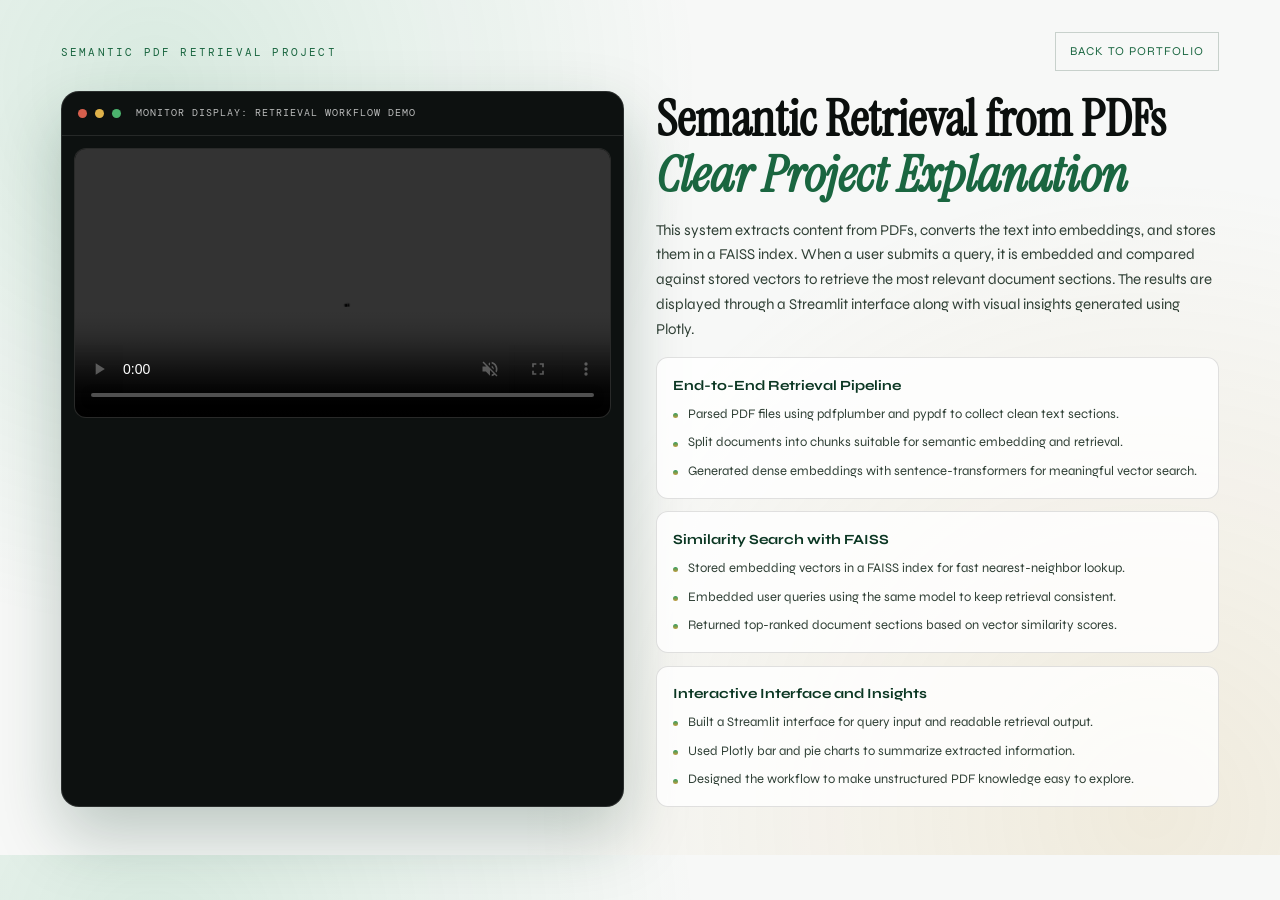
<file: semantic-retrieval-monitor.html>
<!DOCTYPE html>
<html lang="en">
<head>
<meta charset="UTF-8">
<meta name="viewport" content="width=device-width, initial-scale=1.0">
<title>Semantic PDF Retrieval | Monitor Display</title>
<link rel="preconnect" href="https://fonts.googleapis.com">
<link rel="preconnect" href="https://fonts.gstatic.com" crossorigin>
<link href="https://fonts.googleapis.com/css2?family=Syne:wght@400;500;600;700;800&family=DM+Mono:wght@300;400;500&family=Instrument+Serif:ital@0;1&display=swap" rel="stylesheet">
<style>
:root {
  --white: #ffffff;
  --off: #f7f8f7;
  --ink: #0b0f0d;
  --ink2: #304036;
  --muted: #6d7a72;
  --line: rgba(11,15,13,0.12);
  --green: #0a3622;
  --green2: #1a6640;
  --green3: #2d9e61;
  --gold: #c49a3c;
}
* { box-sizing: border-box; margin: 0; padding: 0; }
body {
  font-family: 'Syne', sans-serif;
  color: var(--ink);
  background:
    radial-gradient(circle at 12% 10%, rgba(45,158,97,0.15), transparent 40%),
    radial-gradient(circle at 90% 95%, rgba(196,154,60,0.14), transparent 45%),
    var(--off);
  line-height: 1.65;
}
.header {
  max-width: 1200px;
  margin: 0 auto;
  padding: 2rem 1.3rem 1.2rem;
  display: flex;
  align-items: center;
  justify-content: space-between;
}
.back-link {
  text-decoration: none;
  color: var(--green2);
  border: 1px solid rgba(10,54,34,0.2);
  padding: 0.55rem 0.9rem;
  font-size: 12px;
  letter-spacing: 0.08em;
  text-transform: uppercase;
  transition: all 0.2s;
}
.back-link:hover { border-color: var(--green3); color: var(--green3); }
.eyebrow {
  font-family: 'DM Mono', monospace;
  font-size: 11px;
  letter-spacing: 0.2em;
  text-transform: uppercase;
  color: var(--green2);
}
main {
  max-width: 1200px;
  margin: 0 auto;
  padding: 0 1.3rem 3rem;
}
.grid {
  display: grid;
  grid-template-columns: 1fr 1fr;
  gap: 2rem;
}
.monitor {
  border-radius: 18px;
  overflow: hidden;
  background: #0d1110;
  border: 1px solid rgba(255,255,255,0.12);
  box-shadow: 0 28px 65px rgba(10,54,34,0.25);
}
.monitor-top {
  padding: 0.85rem 1rem;
  border-bottom: 1px solid rgba(255,255,255,0.1);
  display: flex;
  align-items: center;
  gap: 0.5rem;
}
.dot { width: 9px; height: 9px; border-radius: 50%; }
.dot.r { background: #d65f4d; }
.dot.a { background: #dfb24a; }
.dot.g { background: #4bb36d; }
.monitor-title {
  margin-left: 0.45rem;
  font-family: 'DM Mono', monospace;
  letter-spacing: 0.1em;
  font-size: 10px;
  color: rgba(255,255,255,0.72);
  text-transform: uppercase;
}
.monitor-body {
  padding: 0.75rem;
}
video {
  width: 100%;
  height: auto;
  display: block;
  border-radius: 12px;
  border: 1px solid rgba(255,255,255,0.15);
  background: #030504;
}
.copy h1 {
  font-family: 'Instrument Serif', serif;
  font-size: clamp(2rem, 4vw, 3.4rem);
  line-height: 1.1;
  margin-bottom: 0.9rem;
}
.copy h1 em { color: var(--green2); font-style: italic; }
.copy p {
  color: var(--ink2);
  font-size: 15px;
  margin-bottom: 1rem;
}
.block {
  background: rgba(255,255,255,0.8);
  border: 1px solid var(--line);
  border-radius: 12px;
  padding: 0.95rem 1rem;
  margin-top: 0.8rem;
}
.block h2 {
  font-size: 14px;
  color: var(--green);
  margin-bottom: 0.45rem;
}
.block ul { list-style: none; display: grid; gap: 0.45rem; }
.block li {
  font-size: 13px;
  color: var(--ink2);
  padding-left: 0.95rem;
  position: relative;
}
.block li::before {
  content: '';
  position: absolute;
  top: 0.58rem;
  left: 0;
  width: 5px;
  height: 5px;
  border-radius: 50%;
  background: linear-gradient(180deg, var(--green3), var(--gold));
}

@media (max-width: 960px) {
  .grid { grid-template-columns: 1fr; }
  .header { padding: 1.3rem 1rem 1rem; }
  main { padding: 0 1rem 2.2rem; }
}
</style>
</head>
<body>
  <header class="header">
    <p class="eyebrow">Semantic PDF Retrieval Project</p>
    <a href="index.html#projects" class="back-link">Back to Portfolio</a>
  </header>

  <main>
    <div class="grid">
      <section class="monitor">
        <div class="monitor-top">
          <span class="dot r"></span>
          <span class="dot a"></span>
          <span class="dot g"></span>
          <span class="monitor-title">Monitor Display: Retrieval Workflow Demo</span>
        </div>
        <div class="monitor-body">
          <video autoplay muted loop controls playsinline>
            <source src="Video Project.mp4" type="video/mp4">
            Your browser does not support the video tag.
          </video>
        </div>
      </section>

      <section class="copy">
        <h1>Semantic Retrieval from PDFs <em>Clear Project Explanation</em></h1>
        <p>This system extracts content from PDFs, converts the text into embeddings, and stores them in a FAISS index. When a user submits a query, it is embedded and compared against stored vectors to retrieve the most relevant document sections. The results are displayed through a Streamlit interface along with visual insights generated using Plotly.</p>

        <div class="block">
          <h2>End-to-End Retrieval Pipeline</h2>
          <ul>
            <li>Parsed PDF files using pdfplumber and pypdf to collect clean text sections.</li>
            <li>Split documents into chunks suitable for semantic embedding and retrieval.</li>
            <li>Generated dense embeddings with sentence-transformers for meaningful vector search.</li>
          </ul>
        </div>

        <div class="block">
          <h2>Similarity Search with FAISS</h2>
          <ul>
            <li>Stored embedding vectors in a FAISS index for fast nearest-neighbor lookup.</li>
            <li>Embedded user queries using the same model to keep retrieval consistent.</li>
            <li>Returned top-ranked document sections based on vector similarity scores.</li>
          </ul>
        </div>

        <div class="block">
          <h2>Interactive Interface and Insights</h2>
          <ul>
            <li>Built a Streamlit interface for query input and readable retrieval output.</li>
            <li>Used Plotly bar and pie charts to summarize extracted information.</li>
            <li>Designed the workflow to make unstructured PDF knowledge easy to explore.</li>
          </ul>
        </div>
      </section>
    </div>
  </main>
</body>
</html>
</file>
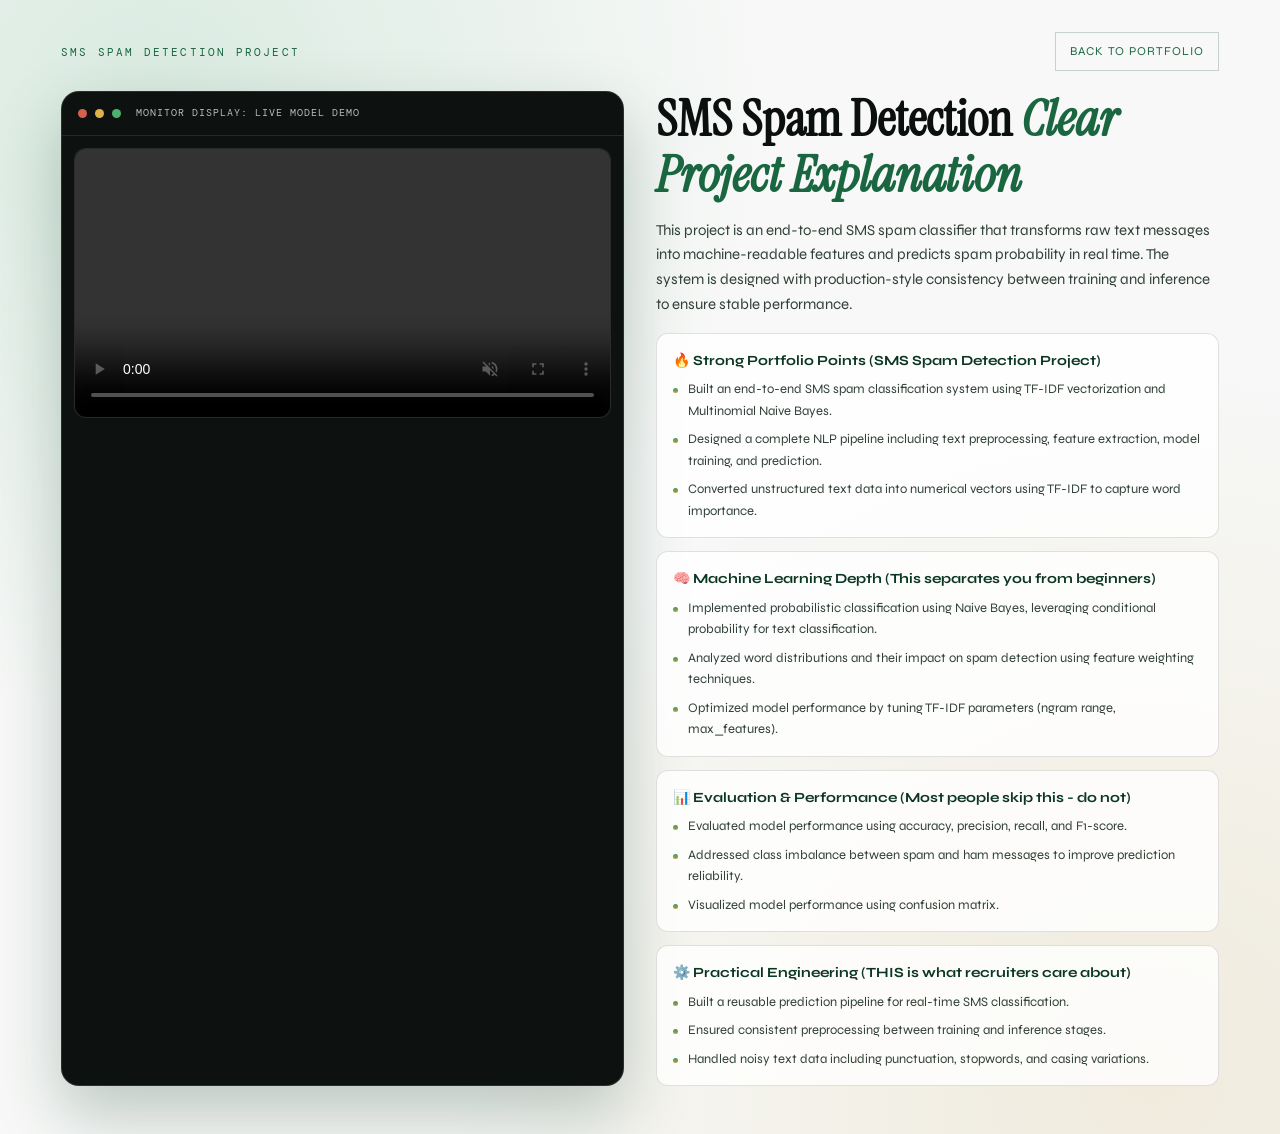
<file: spam-detection-monitor.html>
<!DOCTYPE html>
<html lang="en">
<head>
<meta charset="UTF-8">
<meta name="viewport" content="width=device-width, initial-scale=1.0">
<title>SMS Spam Detection | Monitor Display</title>
<link rel="preconnect" href="https://fonts.googleapis.com">
<link rel="preconnect" href="https://fonts.gstatic.com" crossorigin>
<link href="https://fonts.googleapis.com/css2?family=Syne:wght@400;500;600;700;800&family=DM+Mono:wght@300;400;500&family=Instrument+Serif:ital@0;1&display=swap" rel="stylesheet">
<style>
:root {
  --white: #ffffff;
  --off: #f7f8f7;
  --ink: #0b0f0d;
  --ink2: #304036;
  --muted: #6d7a72;
  --line: rgba(11,15,13,0.12);
  --green: #0a3622;
  --green2: #1a6640;
  --green3: #2d9e61;
  --gold: #c49a3c;
}
* { box-sizing: border-box; margin: 0; padding: 0; }
body {
  font-family: 'Syne', sans-serif;
  color: var(--ink);
  background:
    radial-gradient(circle at 12% 10%, rgba(45,158,97,0.15), transparent 40%),
    radial-gradient(circle at 90% 95%, rgba(196,154,60,0.14), transparent 45%),
    var(--off);
  line-height: 1.65;
}
.header {
  max-width: 1200px;
  margin: 0 auto;
  padding: 2rem 1.3rem 1.2rem;
  display: flex;
  align-items: center;
  justify-content: space-between;
}
.back-link {
  text-decoration: none;
  color: var(--green2);
  border: 1px solid rgba(10,54,34,0.2);
  padding: 0.55rem 0.9rem;
  font-size: 12px;
  letter-spacing: 0.08em;
  text-transform: uppercase;
  transition: all 0.2s;
}
.back-link:hover { border-color: var(--green3); color: var(--green3); }
.eyebrow {
  font-family: 'DM Mono', monospace;
  font-size: 11px;
  letter-spacing: 0.2em;
  text-transform: uppercase;
  color: var(--green2);
}
main {
  max-width: 1200px;
  margin: 0 auto;
  padding: 0 1.3rem 3rem;
}
.grid {
  display: grid;
  grid-template-columns: 1fr 1fr;
  gap: 2rem;
}
.monitor {
  border-radius: 18px;
  overflow: hidden;
  background: #0d1110;
  border: 1px solid rgba(255,255,255,0.12);
  box-shadow: 0 28px 65px rgba(10,54,34,0.25);
}
.monitor-top {
  padding: 0.85rem 1rem;
  border-bottom: 1px solid rgba(255,255,255,0.1);
  display: flex;
  align-items: center;
  gap: 0.5rem;
}
.dot { width: 9px; height: 9px; border-radius: 50%; }
.dot.r { background: #d65f4d; }
.dot.a { background: #dfb24a; }
.dot.g { background: #4bb36d; }
.monitor-title {
  margin-left: 0.45rem;
  font-family: 'DM Mono', monospace;
  letter-spacing: 0.1em;
  font-size: 10px;
  color: rgba(255,255,255,0.72);
  text-transform: uppercase;
}
.monitor-body {
  padding: 0.75rem;
}
video {
  width: 100%;
  height: auto;
  display: block;
  border-radius: 12px;
  border: 1px solid rgba(255,255,255,0.15);
  background: #030504;
}
.copy h1 {
  font-family: 'Instrument Serif', serif;
  font-size: clamp(2rem, 4vw, 3.4rem);
  line-height: 1.1;
  margin-bottom: 0.9rem;
}
.copy h1 em { color: var(--green2); font-style: italic; }
.copy p {
  color: var(--ink2);
  font-size: 15px;
  margin-bottom: 1rem;
}
.block {
  background: rgba(255,255,255,0.8);
  border: 1px solid var(--line);
  border-radius: 12px;
  padding: 0.95rem 1rem;
  margin-top: 0.8rem;
}
.block h2 {
  font-size: 14px;
  color: var(--green);
  margin-bottom: 0.45rem;
}
.block ul { list-style: none; display: grid; gap: 0.45rem; }
.block li {
  font-size: 13px;
  color: var(--ink2);
  padding-left: 0.95rem;
  position: relative;
}
.block li::before {
  content: '';
  position: absolute;
  top: 0.58rem;
  left: 0;
  width: 5px;
  height: 5px;
  border-radius: 50%;
  background: linear-gradient(180deg, var(--green3), var(--gold));
}

@media (max-width: 960px) {
  .grid { grid-template-columns: 1fr; }
  .header { padding: 1.3rem 1rem 1rem; }
  main { padding: 0 1rem 2.2rem; }
}
</style>
</head>
<body>
  <header class="header">
    <p class="eyebrow">SMS Spam Detection Project</p>
    <a href="index.html#projects" class="back-link">Back to Portfolio</a>
  </header>

  <main>
    <div class="grid">
      <section class="monitor">
        <div class="monitor-top">
          <span class="dot r"></span>
          <span class="dot a"></span>
          <span class="dot g"></span>
          <span class="monitor-title">Monitor Display: Live Model Demo</span>
        </div>
        <div class="monitor-body">
          <video autoplay muted loop controls playsinline>
            <source src="Screen Recording 2025-10-06 220208.mp4" type="video/mp4">
            Your browser does not support the video tag.
          </video>
        </div>
      </section>

      <section class="copy">
        <h1>SMS Spam Detection <em>Clear Project Explanation</em></h1>
        <p>This project is an end-to-end SMS spam classifier that transforms raw text messages into machine-readable features and predicts spam probability in real time. The system is designed with production-style consistency between training and inference to ensure stable performance.</p>

        <div class="block">
          <h2>🔥 Strong Portfolio Points (SMS Spam Detection Project)</h2>
          <ul>
            <li>Built an end-to-end SMS spam classification system using TF-IDF vectorization and Multinomial Naive Bayes.</li>
            <li>Designed a complete NLP pipeline including text preprocessing, feature extraction, model training, and prediction.</li>
            <li>Converted unstructured text data into numerical vectors using TF-IDF to capture word importance.</li>
          </ul>
        </div>

        <div class="block">
          <h2>🧠 Machine Learning Depth (This separates you from beginners)</h2>
          <ul>
            <li>Implemented probabilistic classification using Naive Bayes, leveraging conditional probability for text classification.</li>
            <li>Analyzed word distributions and their impact on spam detection using feature weighting techniques.</li>
            <li>Optimized model performance by tuning TF-IDF parameters (ngram range, max_features).</li>
          </ul>
        </div>

        <div class="block">
          <h2>📊 Evaluation &amp; Performance (Most people skip this - do not)</h2>
          <ul>
            <li>Evaluated model performance using accuracy, precision, recall, and F1-score.</li>
            <li>Addressed class imbalance between spam and ham messages to improve prediction reliability.</li>
            <li>Visualized model performance using confusion matrix.</li>
          </ul>
        </div>

        <div class="block">
          <h2>⚙️ Practical Engineering (THIS is what recruiters care about)</h2>
          <ul>
            <li>Built a reusable prediction pipeline for real-time SMS classification.</li>
            <li>Ensured consistent preprocessing between training and inference stages.</li>
            <li>Handled noisy text data including punctuation, stopwords, and casing variations.</li>
          </ul>
        </div>
      </section>
    </div>
  </main>
</body>
</html>
</file>
<file: styles.css>
:root {
  --white: #ffffff;
  --off: #f8f8f8;
  --ink: #0a0a0a;
  --ink2: #3a3a3a;
  --muted: #8a8a8a;
  --line: rgba(10,10,10,0.08);
  --green: #0a3622;
  --green2: #1a6640;
  --green3: #2d9e61;
  --gold: #c49a3c;
  --glow: rgba(45,158,97,0.15);
}
*, *::before, *::after { box-sizing: border-box; margin: 0; padding: 0; }
html { scroll-behavior: smooth; }
body {
  background: var(--white);
  color: var(--ink);
  font-family: 'Syne', sans-serif;
  font-weight: 400;
  overflow-x: hidden;
  cursor: none;
}

/* CURSOR */
.cursor {
  width: 10px; height: 10px;
  background: var(--green);
  border-radius: 50%;
  position: fixed; top: 0; left: 0;
  pointer-events: none; z-index: 9999;
  transform: translate(-50%,-50%);
  transition: width 0.2s, height 0.2s, background 0.2s;
}
.cursor-ring {
  width: 36px; height: 36px;
  border: 1px solid rgba(10,54,34,0.35);
  border-radius: 50%;
  position: fixed; top: 0; left: 0;
  pointer-events: none; z-index: 9998;
  transform: translate(-50%,-50%);
}

/* LOADER */
#loader {
  position: fixed; inset: 0;
  background: var(--green);
  z-index: 10000;
  display: flex; align-items: center; justify-content: center; flex-direction: column; gap: 1.5rem;
}
.loader-counter {
  font-family: 'Instrument Serif', serif;
  font-size: 7rem;
  color: rgba(255,255,255,0.12);
  position: absolute;
  font-style: italic;
}
.loader-label {
  font-family: 'DM Mono', monospace;
  font-size: 11px;
  letter-spacing: 0.3em;
  color: rgba(255,255,255,0.45);
  text-transform: uppercase;
}
.loader-bar-wrap {
  width: 200px; height: 1px;
  background: rgba(255,255,255,0.12);
  overflow: hidden;
}
.loader-bar {
  height: 100%;
  background: var(--gold);
  width: 0%;
  animation: loadBar 1.5s cubic-bezier(0.4,0,0.2,1) forwards;
}
@keyframes loadBar { to { width: 100%; } }

/* NAV */
nav {
  position: fixed; top: 0; left: 0; right: 0; z-index: 200;
  display: flex; align-items: center; justify-content: space-between;
  padding: 1.5rem 5rem;
  background: rgba(255,255,255,0.92);
  backdrop-filter: blur(20px);
  border-bottom: 1px solid var(--line);
  transform: translateY(-100%);
  transition: transform 0.7s cubic-bezier(0.4,0,0.2,1);
}
nav.visible { transform: translateY(0); }
.nav-logo {
  font-family: 'DM Mono', monospace;
  font-size: 12px; font-weight: 500;
  color: var(--green); letter-spacing: 0.12em;
  text-decoration: none; text-transform: uppercase;
}
.nav-links { display: flex; gap: 2.5rem; list-style: none; }
.nav-links a {
  font-size: 12px; font-weight: 500; color: var(--muted);
  text-decoration: none; letter-spacing: 0.08em; text-transform: uppercase;
  position: relative; transition: color 0.2s;
}
.nav-links a::after {
  content: ''; position: absolute; bottom: -2px; left: 0; right: 0;
  height: 1px; background: var(--green);
  transform: scaleX(0); transform-origin: left; transition: transform 0.3s;
}
.nav-links a:hover { color: var(--green); }
.nav-links a:hover::after { transform: scaleX(1); }

/* HERO */
.hero {
  min-height: 100vh;
  padding-top: 90px;
  display: grid;
  grid-template-columns: 1.1fr 0.9fr;
  position: relative; overflow: hidden;
}
.hero-bg {
  position: absolute; inset: 0;
  background-image:
    linear-gradient(rgba(10,54,34,0.035) 1px, transparent 1px),
    linear-gradient(90deg, rgba(10,54,34,0.035) 1px, transparent 1px);
  background-size: 64px 64px;
  animation: gridDrift 22s ease-in-out infinite alternate;
}
@keyframes gridDrift { from { transform: translate(0,0); } to { transform: translate(12px,12px); } }

.orb {
  position: absolute; border-radius: 50%; filter: blur(70px);
  opacity: 0; animation: orbFloat 10s ease-in-out infinite;
}
.orb1 {
  width: 500px; height: 500px;
  background: radial-gradient(circle, rgba(45,158,97,0.1), transparent 70%);
  top: 5%; right: 0%; animation-delay: 0s;
}
.orb2 {
  width: 350px; height: 350px;
  background: radial-gradient(circle, rgba(196,154,60,0.08), transparent 70%);
  bottom: 15%; left: 2%; animation-delay: 4s;
}
@keyframes orbFloat {
  0% { opacity: 0; transform: scale(0.8) translateY(30px); }
  30% { opacity: 1; }
  70% { opacity: 1; }
  100% { opacity: 0.7; transform: scale(1.1) translateY(-20px); }
}

.hero-left {
  padding: 5rem 5rem 4rem;
  display: flex; flex-direction: column; justify-content: center;
  position: relative; z-index: 2;
}
.hero-eyebrow {
  font-family: 'DM Mono', monospace;
  font-size: 10px; letter-spacing: 0.3em; color: var(--gold);
  text-transform: uppercase; margin-bottom: 2rem;
  opacity: 0; animation: slideRight 0.7s ease forwards 1.7s;
  display: flex; align-items: center; gap: 1rem;
}
.hero-eyebrow::before {
  content: ''; display: inline-block;
  width: 24px; height: 1px; background: var(--gold);
}
.hero-name {
  font-family: 'Instrument Serif', serif;
  font-size: clamp(4rem, 6vw, 6.5rem);
  line-height: 1.0; color: var(--ink); margin-bottom: 2rem;
  opacity: 0; animation: slideRight 0.8s ease forwards 1.9s;
}
.hero-name em { font-style: italic; color: var(--green2); }
.hero-desc {
  font-size: 15px; line-height: 1.85; color: var(--ink2);
  max-width: 440px; margin-bottom: 3rem; font-weight: 400;
  opacity: 0; animation: slideRight 0.7s ease forwards 2.1s;
}
.hero-cta {
  display: flex; gap: 1rem;
  opacity: 0; animation: slideRight 0.7s ease forwards 2.3s;
}
.btn-primary {
  display: inline-flex; align-items: center; gap: 0.6rem;
  padding: 0.9rem 2rem;
  background: var(--green); color: #fff;
  font-family: 'Syne', sans-serif; font-size: 12px; font-weight: 600;
  letter-spacing: 0.1em; text-decoration: none; text-transform: uppercase;
  border-radius: 2px; position: relative; overflow: hidden; transition: transform 0.2s;
}
.btn-primary::before {
  content: ''; position: absolute; inset: 0;
  background: var(--green3); transform: translateX(-100%); transition: transform 0.3s ease;
}
.btn-primary:hover::before { transform: translateX(0); }
.btn-primary:hover { transform: translateY(-2px); }
.btn-primary span { position: relative; z-index: 1; }
.btn-ghost {
  display: inline-flex; align-items: center; gap: 0.6rem;
  padding: 0.9rem 2rem;
  border: 1px solid rgba(10,10,10,0.15); color: var(--ink);
  font-family: 'Syne', sans-serif; font-size: 12px; font-weight: 600;
  letter-spacing: 0.1em; text-decoration: none; text-transform: uppercase;
  border-radius: 2px; transition: border-color 0.2s, color 0.2s, transform 0.2s;
}
.btn-ghost:hover { border-color: var(--green); color: var(--green); transform: translateY(-2px); }

.hero-right {
  border-left: 1px solid var(--line);
  padding: 5rem 4rem 4rem;
  display: flex; flex-direction: column; justify-content: center; gap: 3rem;
  position: relative; z-index: 2;
  opacity: 0; animation: fadeIn 1s ease forwards 2.5s;
}
.stat-block { position: relative; padding-left: 1.5rem; }
.stat-block::before {
  content: ''; position: absolute;
  left: 0; top: 0; width: 2px; height: 0;
  background: linear-gradient(180deg, var(--green3), var(--gold));
  transition: height 0.8s cubic-bezier(0.4,0,0.2,1);
}
.stat-block.active::before { height: 100%; }
.stat-num {
  font-family: 'Instrument Serif', serif;
  font-size: 4.5rem; line-height: 1; color: var(--green);
  margin-bottom: 0.4rem; font-style: italic;
}
.stat-desc { font-size: 13px; color: var(--muted); line-height: 1.7; font-weight: 400; }
.stat-bar { width: 100%; height: 1px; background: var(--line); margin-top: 1.75rem; overflow: hidden; }
.stat-bar-fill {
  height: 100%; background: linear-gradient(90deg, var(--green3), var(--gold));
  width: 0%; transition: width 1.4s cubic-bezier(0.4,0,0.2,1);
}

/* MARQUEE */
.marquee-strip { overflow: hidden; background: var(--green); padding: 0; }
.marquee-row { padding: 0.75rem 0; display: flex; }
.marquee-track {
  display: flex; gap: 2.5rem;
  animation: marquee 18s linear infinite;
  white-space: nowrap; width: max-content;
}
.marquee-track.rev { animation: marqueeRev 22s linear infinite; }
.marquee-item {
  font-family: 'DM Mono', monospace;
  font-size: 11px; color: rgba(255,255,255,0.5);
  letter-spacing: 0.18em; text-transform: uppercase;
  display: flex; align-items: center; gap: 1.5rem;
}
.marquee-item::after { content: '◆'; color: var(--gold); font-size: 6px; }
@keyframes marquee { 0% { transform: translateX(0); } 100% { transform: translateX(-50%); } }
@keyframes marqueeRev { 0% { transform: translateX(-50%); } 100% { transform: translateX(0); } }

/* SECTIONS */
section { padding: 8rem 5rem; }
.section-tag {
  font-family: 'DM Mono', monospace;
  font-size: 10px; letter-spacing: 0.25em; color: var(--gold);
  text-transform: uppercase; margin-bottom: 1rem;
  display: flex; align-items: center; gap: 1rem;
  opacity: 0; transform: translateY(16px);
  transition: opacity 0.6s ease, transform 0.6s ease;
}
.section-tag.vis { opacity: 1; transform: translateY(0); }
.section-tag::after {
  content: ''; flex: 1; height: 1px; background: var(--line); max-width: 60px;
}

/* IMAGE SECTION */
.image-section {
  padding-top: 7rem;
  padding-bottom: 7rem;
}
.image-showcase {
  margin-top: 2.5rem;
  display: grid;
  grid-template-columns: 0.9fr 1.1fr;
  gap: 4rem;
  align-items: center;
}
.image-stage {
  position: relative;
  min-height: 540px;
  display: grid;
  place-items: center;
}
.image-frame {
  position: relative;
  width: min(100%, 440px);
  aspect-ratio: 4 / 5;
  border: 1px solid rgba(10,54,34,0.2);
  border-radius: 26px;
  overflow: hidden;
  box-shadow: 0 32px 70px rgba(10,54,34,0.18);
  background: var(--off);
}
.image-frame::before {
  content: '';
  position: absolute;
  inset: 0;
  background: linear-gradient(120deg, rgba(255,255,255,0.18), rgba(255,255,255,0));
  z-index: 2;
  pointer-events: none;
}
.image-frame img {
  width: 100%;
  height: 100%;
  object-fit: cover;
  display: block;
  transform: scale(1.03);
  animation: imageFloat 8s ease-in-out infinite;
}
.image-glow {
  position: absolute;
  border-radius: 50%;
  filter: blur(55px);
  z-index: -1;
  animation: glowOrbit 9s ease-in-out infinite;
}
.image-glow-a {
  width: 250px;
  height: 250px;
  background: radial-gradient(circle, rgba(45,158,97,0.3), rgba(45,158,97,0));
  top: 10%;
  left: 8%;
}
.image-glow-b {
  width: 210px;
  height: 210px;
  background: radial-gradient(circle, rgba(196,154,60,0.28), rgba(196,154,60,0));
  bottom: 8%;
  right: 8%;
  animation-delay: 1.4s;
}
.image-badge {
  position: absolute;
  right: 6%;
  bottom: 10%;
  font-family: 'DM Mono', monospace;
  font-size: 10px;
  letter-spacing: 0.14em;
  text-transform: uppercase;
  color: var(--green);
  background: rgba(255,255,255,0.9);
  border: 1px solid rgba(10,54,34,0.18);
  padding: 0.65rem 0.85rem;
  border-radius: 999px;
  animation: badgePulse 2.4s ease-in-out infinite;
}

@keyframes imageFloat {
  0%, 100% { transform: scale(1.03) translateY(0); }
  50% { transform: scale(1.03) translateY(-10px); }
}
@keyframes glowOrbit {
  0%, 100% { transform: translate(0, 0) scale(1); opacity: 0.7; }
  50% { transform: translate(6px, -10px) scale(1.07); opacity: 1; }
}
@keyframes badgePulse {
  0%, 100% { transform: scale(1); box-shadow: 0 0 0 0 rgba(45,158,97,0.25); }
  50% { transform: scale(1.04); box-shadow: 0 0 0 10px rgba(45,158,97,0); }
}

/* ABOUT */
.about-split {
  display: grid; grid-template-columns: 1fr 1fr;
  gap: 7rem; align-items: start; margin-top: 3rem;
}
.about-headline {
  font-family: 'Instrument Serif', serif;
  font-size: clamp(2.2rem, 3.5vw, 3.5rem);
  line-height: 1.15; color: var(--ink); margin-bottom: 2rem;
}
.about-headline em { font-style: italic; color: var(--green2); }
.about-para { font-size: 15px; line-height: 1.9; color: var(--ink2); font-weight: 400; margin-bottom: 1.2rem; }

.skill-bars { display: flex; flex-direction: column; gap: 1.6rem; }
.skill-header { display: flex; justify-content: space-between; align-items: center; margin-bottom: 0.5rem; }
.skill-label { font-size: 13px; font-weight: 600; color: var(--ink); letter-spacing: 0.04em; }
.skill-pct { font-family: 'DM Mono', monospace; font-size: 11px; color: var(--muted); }
.skill-track { height: 3px; background: var(--off); border-radius: 2px; overflow: visible; position: relative; }
.skill-fill {
  height: 100%; border-radius: 2px;
  background: linear-gradient(90deg, var(--green), var(--green3));
  width: 0%; transition: width 1.4s cubic-bezier(0.4,0,0.2,1);
  position: relative;
}
.skill-fill::after {
  content: ''; position: absolute; right: -1px; top: 50%;
  transform: translateY(-50%);
  width: 7px; height: 7px; border-radius: 50%;
  background: var(--green3);
  box-shadow: 0 0 10px rgba(45,158,97,0.6);
}

/* PROJECTS */
.projects-section { background: var(--ink); padding: 8rem 5rem; }
.projects-section .section-tag { color: rgba(196,154,60,0.75); }
.projects-section .section-tag::after { background: rgba(255,255,255,0.07); }
.projects-headline {
  font-family: 'Instrument Serif', serif;
  font-size: clamp(2.2rem, 3.5vw, 3.5rem);
  color: white; line-height: 1.15;
  margin-top: 1rem; margin-bottom: 4rem;
}
.projects-headline em { font-style: italic; color: var(--gold); }
.projects-grid {
  display: grid; grid-template-columns: repeat(3, 1fr);
  gap: 1px; background: rgba(255,255,255,0.05);
}
.project-card {
  background: var(--ink); padding: 2.5rem 2rem;
  position: relative; overflow: hidden;
  transition: background 0.3s;
}
.project-card::before {
  content: ''; position: absolute;
  bottom: 0; left: 0; right: 0; height: 2px;
  background: linear-gradient(90deg, var(--green3), var(--gold));
  transform: scaleX(0); transform-origin: left; transition: transform 0.4s ease;
}
.project-card:hover { background: #111; }
.project-card:hover::before { transform: scaleX(1); }
.project-num {
  font-family: 'DM Mono', monospace; font-size: 10px;
  color: var(--gold); letter-spacing: 0.15em; text-transform: uppercase; margin-bottom: 1.5rem;
}
.project-title {
  font-family: 'Instrument Serif', serif;
  font-size: 1.5rem; color: white; line-height: 1.25;
  margin-bottom: 1rem; font-style: italic;
}
.project-desc {
  font-size: 13px; line-height: 1.8;
  color: rgba(255,255,255,0.4); margin-bottom: 1.8rem; font-weight: 400;
}
.project-tags { display: flex; flex-wrap: wrap; gap: 6px; }
.tag {
  font-family: 'DM Mono', monospace; font-size: 10px;
  letter-spacing: 0.1em; text-transform: uppercase;
  padding: 4px 10px;
  border: 1px solid rgba(255,255,255,0.09);
  color: rgba(255,255,255,0.35); border-radius: 1px;
  transition: border-color 0.2s, color 0.2s;
}
.project-card:hover .tag { border-color: rgba(45,158,97,0.4); color: rgba(45,158,97,0.8); }
.project-actions {
  margin-top: 1rem;
  display: flex;
  flex-wrap: wrap;
  gap: 0.55rem;
}
.project-open {
  margin-top: 0;
  padding: 0.55rem 1rem;
  font-size: 10px;
  letter-spacing: 0.08em;
  border-color: rgba(255,255,255,0.2);
  color: rgba(255,255,255,0.85);
}
.project-open:hover {
  border-color: var(--gold);
  color: var(--gold);
}

/* SPAM MONITOR */
.spam-monitor-section {
  background:
    radial-gradient(circle at 8% 18%, rgba(45,158,97,0.08), transparent 42%),
    radial-gradient(circle at 88% 82%, rgba(196,154,60,0.08), transparent 40%),
    #fdfdfb;
}
.spam-monitor-grid {
  margin-top: 2.2rem;
  display: grid;
  grid-template-columns: 1fr 1fr;
  gap: 3.5rem;
  align-items: start;
}
.monitor-shell {
  border: 1px solid rgba(10,10,10,0.12);
  border-radius: 18px;
  overflow: hidden;
  background: #0f1210;
  box-shadow: 0 24px 60px rgba(10,54,34,0.2);
  position: sticky;
  top: 110px;
}
.monitor-topbar {
  display: flex;
  align-items: center;
  gap: 0.55rem;
  padding: 0.9rem 1rem;
  border-bottom: 1px solid rgba(255,255,255,0.09);
  background: linear-gradient(180deg, rgba(255,255,255,0.08), rgba(255,255,255,0.02));
}
.dot {
  width: 9px;
  height: 9px;
  border-radius: 50%;
}
.dot-red { background: #d65f4d; }
.dot-amber { background: #dfb24a; }
.dot-green { background: #4bb36d; }
.monitor-label {
  margin-left: 0.4rem;
  font-family: 'DM Mono', monospace;
  font-size: 10px;
  letter-spacing: 0.12em;
  text-transform: uppercase;
  color: rgba(255,255,255,0.68);
}
.monitor-screen {
  padding: 0.75rem;
  aspect-ratio: 16 / 9;
  overflow: hidden;
}
.monitor-screen video {
  display: block;
  width: 100%;
  height: 100%;
  object-fit: cover;
  object-position: center 8%;
  transform: scale(1.36);
  transform-origin: center top;
  border-radius: 10px;
  border: 1px solid rgba(255,255,255,0.15);
  background: #050605;
}

.monitor-copy .about-headline {
  margin-bottom: 1.25rem;
}
.point-block {
  margin-top: 1.2rem;
  padding: 1rem 1.1rem;
  border: 1px solid rgba(10,54,34,0.14);
  background: rgba(255,255,255,0.72);
  border-radius: 10px;
}
.point-block h3 {
  font-size: 14px;
  line-height: 1.5;
  color: var(--green);
  margin-bottom: 0.6rem;
}
.point-block ul {
  list-style: none;
  display: grid;
  gap: 0.55rem;
}
.point-block li {
  font-size: 13px;
  line-height: 1.7;
  color: var(--ink2);
  padding-left: 1rem;
  position: relative;
}
.point-block li::before {
  content: '';
  width: 5px;
  height: 5px;
  border-radius: 50%;
  background: linear-gradient(180deg, var(--green3), var(--gold));
  position: absolute;
  left: 0;
  top: 0.6rem;
}

/* PROCESS */
.process-steps {
  display: grid; grid-template-columns: repeat(4, 1fr);
  gap: 0; margin-top: 4rem;
}
.process-step {
  padding: 2.5rem 2rem 2.5rem 0;
  border-right: 1px solid var(--line);
  transition: all 0.3s;
}
.process-step:last-child { border-right: none; }
.process-step-num {
  font-family: 'Instrument Serif', serif;
  font-size: 5rem; line-height: 1;
  color: rgba(10,54,34,0.06); margin-bottom: 1.5rem;
  transition: color 0.5s; font-style: italic;
}
.process-step.lit .process-step-num { color: rgba(10,54,34,0.15); }
.process-step-title { font-size: 15px; font-weight: 700; color: var(--ink); margin-bottom: 0.75rem; }
.process-step-desc { font-size: 13px; line-height: 1.8; color: var(--muted); font-weight: 400; }

/* CONTACT */
.contact-section {
  background: var(--off);
  padding: 8rem 5rem;
  display: grid; grid-template-columns: 1fr 1fr;
  gap: 7rem; align-items: center;
}
.contact-headline {
  font-family: 'Instrument Serif', serif;
  font-size: clamp(2.5rem, 4.5vw, 5rem);
  line-height: 1.05; color: var(--ink);
}
.contact-headline em { font-style: italic; color: var(--green2); }
.contact-sub { font-size: 15px; color: var(--muted); margin-top: 1.5rem; line-height: 1.8; font-weight: 400; }

.contact-links { display: flex; flex-direction: column; gap: 1px; }
.contact-link {
  display: grid; grid-template-columns: 90px 1fr auto;
  align-items: center; gap: 1.5rem; padding: 1.4rem 1.5rem;
  background: white; text-decoration: none;
  border: 1px solid transparent;
  transition: border-color 0.2s, transform 0.2s;
  position: relative; overflow: hidden;
}
.contact-link::after {
  content: ''; position: absolute;
  left: 0; top: 0; bottom: 0; width: 2px;
  background: var(--green3); transform: scaleY(0); transition: transform 0.3s;
}
.contact-link:hover { border-color: rgba(45,158,97,0.2); transform: translateX(6px); }
.contact-link:hover::after { transform: scaleY(1); }
.contact-link-label {
  font-family: 'DM Mono', monospace; font-size: 10px;
  color: var(--muted); letter-spacing: 0.12em; text-transform: uppercase;
}
.contact-link-value { font-size: 14px; color: var(--ink); font-weight: 500; }
.contact-link-arrow { font-size: 14px; color: var(--muted); transition: transform 0.2s, color 0.2s; }
.contact-link:hover .contact-link-arrow { transform: translateX(4px); color: var(--green3); }

/* FOOTER */
footer {
  background: var(--green);
  padding: 2.5rem 5rem;
  display: flex; justify-content: space-between; align-items: center;
}
.footer-copy {
  font-family: 'DM Mono', monospace;
  font-size: 11px; color: rgba(255,255,255,0.35); letter-spacing: 0.1em;
}
.footer-dot {
  width: 6px; height: 6px; border-radius: 50%; background: var(--green3);
  animation: pulse 2s ease-in-out infinite;
}
@keyframes pulse { 0%, 100% { opacity: 1; transform: scale(1); } 50% { opacity: 0.35; transform: scale(0.65); } }

/* REVEAL ANIMATIONS */
@keyframes fadeUp { from { opacity: 0; transform: translateY(24px); } to { opacity: 1; transform: translateY(0); } }
@keyframes slideRight { from { opacity: 0; transform: translateX(-24px); } to { opacity: 1; transform: translateX(0); } }
@keyframes fadeIn { from { opacity: 0; } to { opacity: 1; } }

.reveal { opacity: 0; transform: translateY(28px); transition: opacity 0.8s ease, transform 0.8s ease; }
.reveal.vis { opacity: 1; transform: translateY(0); }
.reveal-left { opacity: 0; transform: translateX(-28px); transition: opacity 0.8s ease, transform 0.8s ease; }
.reveal-left.vis { opacity: 1; transform: translateX(0); }
.reveal-right { opacity: 0; transform: translateX(28px); transition: opacity 0.8s ease, transform 0.8s ease; }
.reveal-right.vis { opacity: 1; transform: translateX(0); }

/* PARTICLES */
#particles { position: fixed; inset: 0; pointer-events: none; z-index: 0; }

/* RESPONSIVE */
@media (max-width: 960px) {
  nav { padding: 1.25rem 2rem; }
  .nav-links { display: none; }
  section { padding: 5rem 2rem; }
  .hero { grid-template-columns: 1fr; }
  .hero-left { padding: 6rem 2rem 3rem; }
  .hero-right { border-left: none; border-top: 1px solid var(--line); padding: 3rem 2rem; flex-direction: row; flex-wrap: wrap; }
  .image-showcase { grid-template-columns: 1fr; gap: 2rem; }
  .image-stage { min-height: 460px; }
  .image-frame { width: min(100%, 360px); }
  .image-badge { right: 10%; }
  .about-split { grid-template-columns: 1fr; gap: 3rem; }
  .projects-section { padding: 5rem 2rem; }
  .projects-grid { grid-template-columns: 1fr; }
  .spam-monitor-grid { grid-template-columns: 1fr; gap: 2rem; }
  .monitor-shell { position: relative; top: 0; }
  .process-steps { grid-template-columns: 1fr 1fr; }
  .contact-section { grid-template-columns: 1fr; gap: 3rem; padding: 5rem 2rem; }
  footer { padding: 2rem; flex-direction: column; gap: 1rem; }
  .cursor, .cursor-ring { display: none; }
  body { cursor: auto; }
}
</file>
